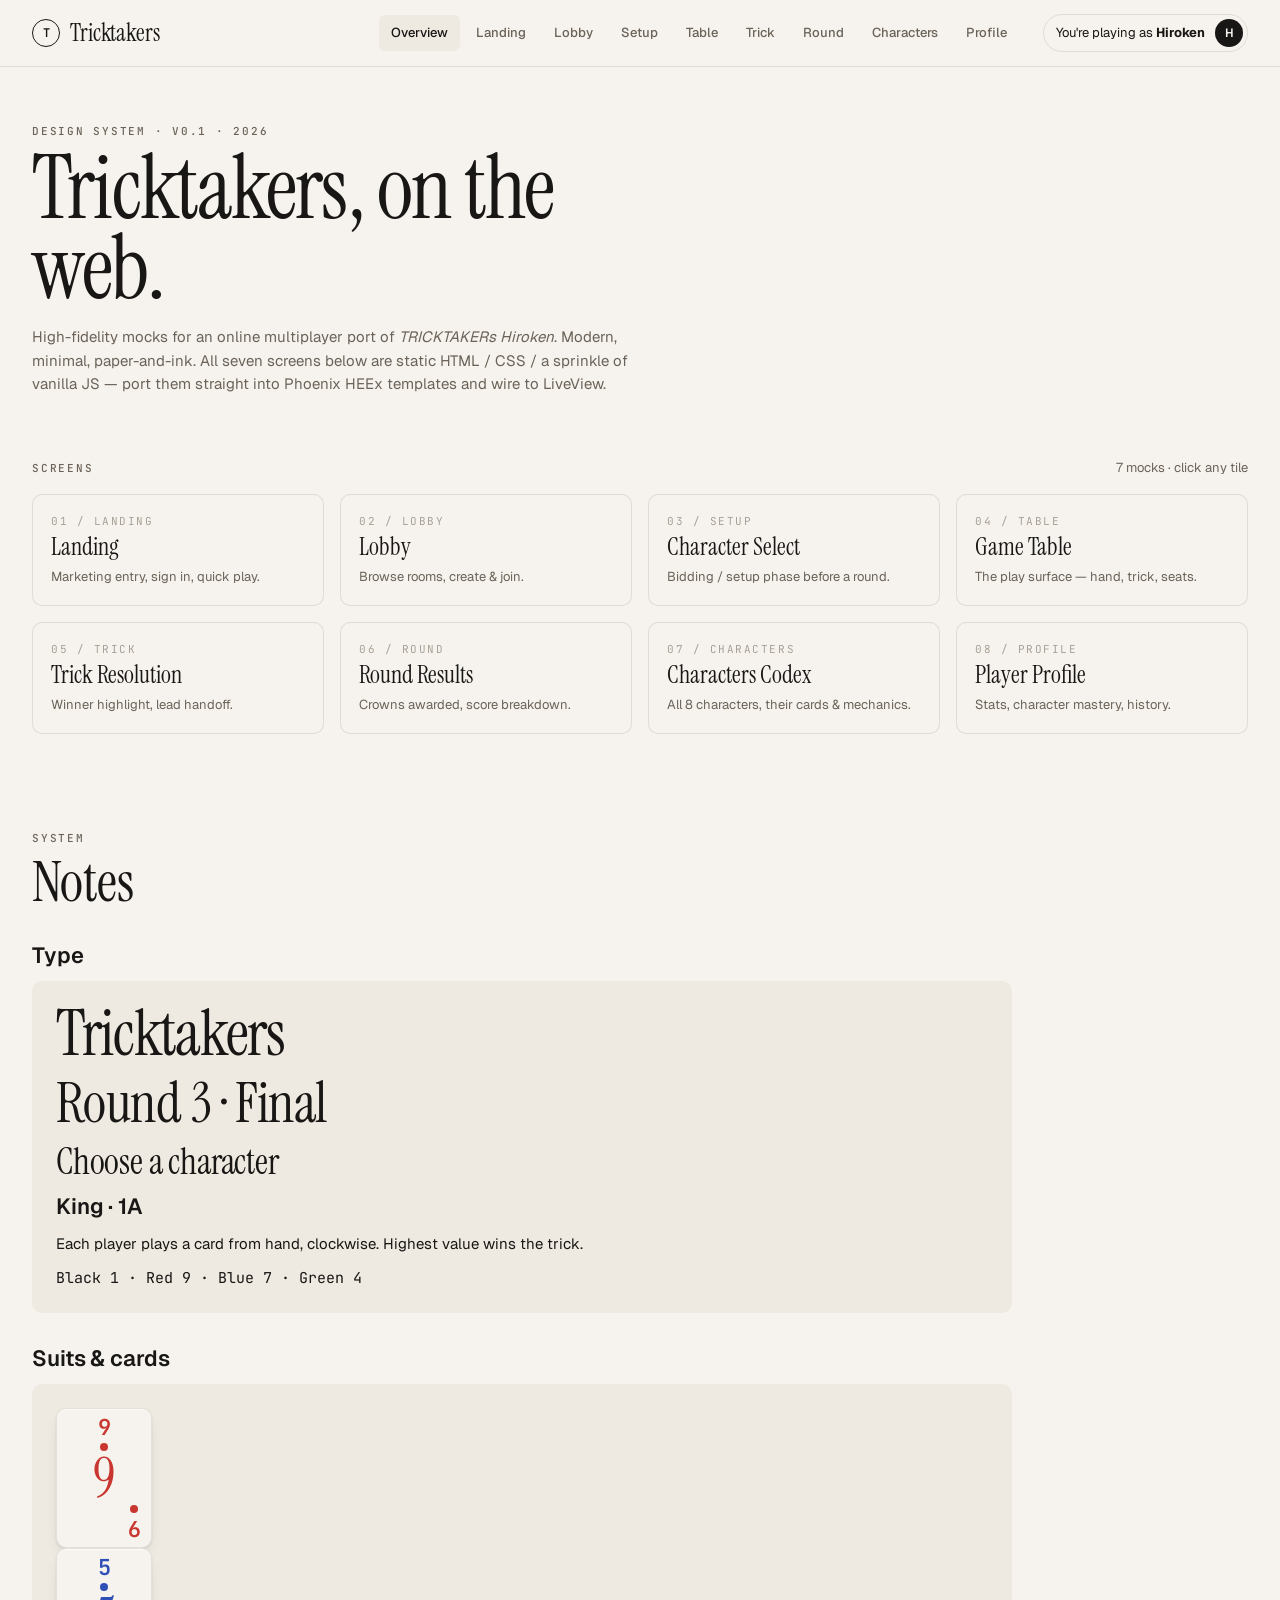
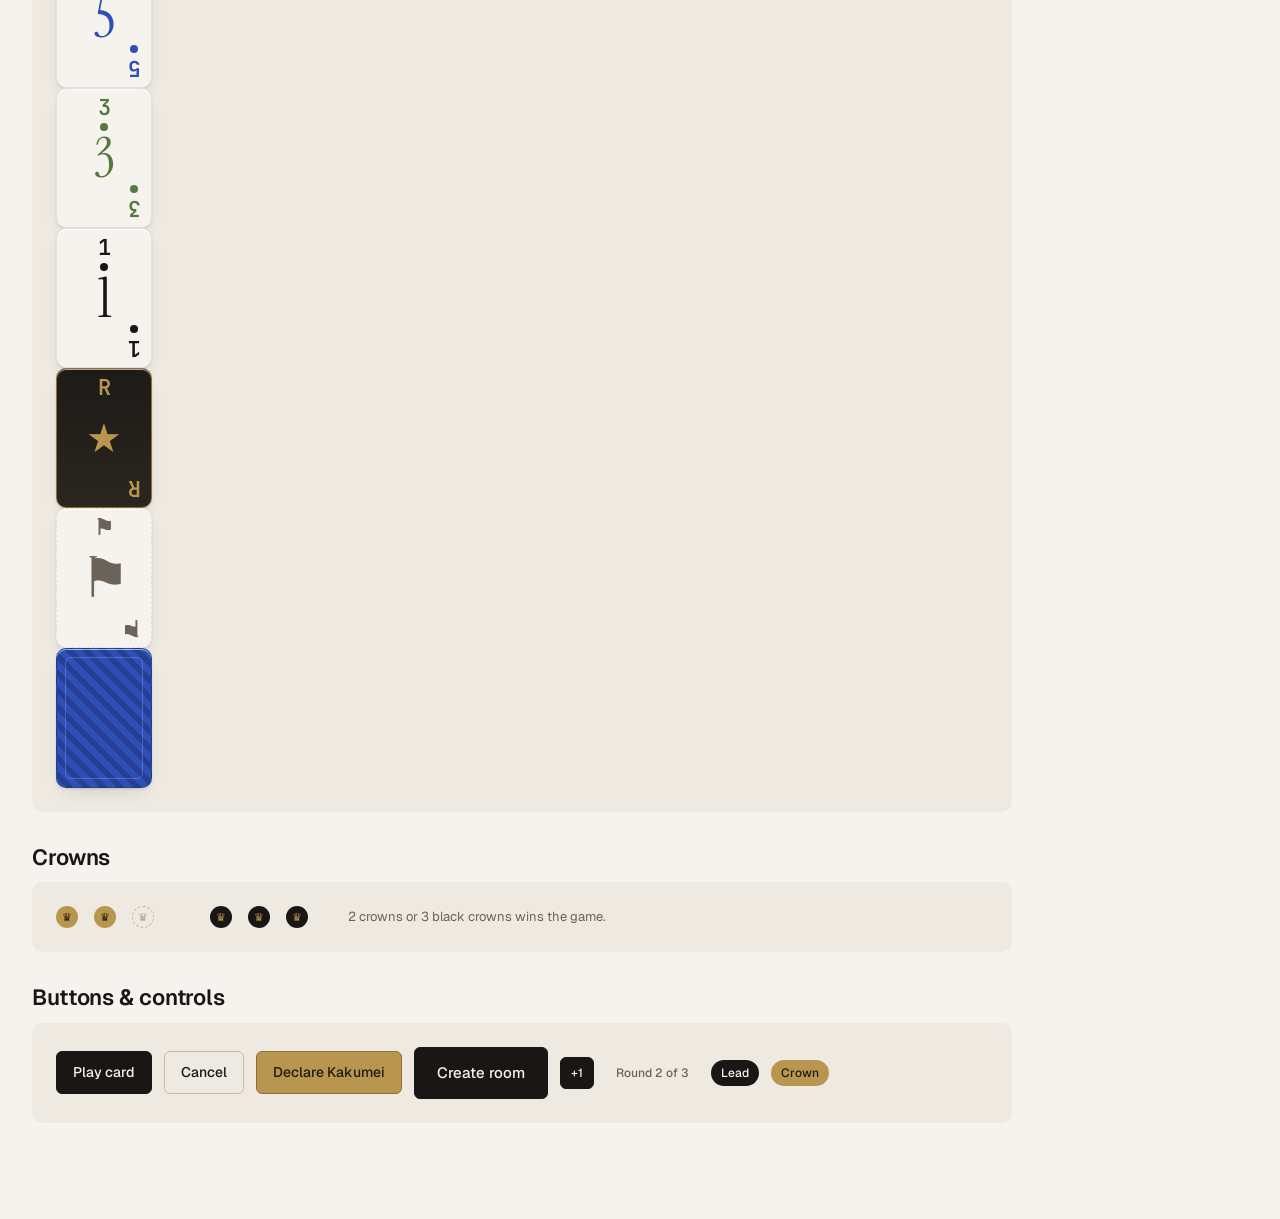
<file: priv/static/tricktakers/index.html>
<!doctype html>
<html lang="en">
<head>
  <meta charset="utf-8">
  <title>Tricktakers — Design Overview</title>
  <link rel="stylesheet" href="assets/styles.css">
</head>
<body>
  <div class="app" data-screen-label="00 Overview">
    <div id="bar"></div>
    <main class="page">
      <div class="eyebrow">Design system · v0.1 · 2026</div>
      <h1 class="h-display" style="margin: 8px 0 16px; max-width: 14ch;">Tricktakers, on the web.</h1>
      <p class="body" style="max-width: 60ch; color: var(--ink-mute);">
        High-fidelity mocks for an online multiplayer port of <em>TRICKTAKERs Hiroken</em>. Modern, minimal, paper-and-ink. All seven screens
        below are static HTML / CSS / a sprinkle of vanilla JS — port them straight into Phoenix HEEx templates and wire to LiveView.
      </p>

      <div style="height: 48px;"></div>

      <div class="row between" style="margin-bottom: 16px;">
        <div class="eyebrow">Screens</div>
        <div class="body-sm">7 mocks · click any tile</div>
      </div>

      <div class="screen-grid">
        <a class="screen-tile" href="landing.html">
          <div class="num">01 / LANDING</div>
          <div class="label">Landing</div>
          <div class="desc">Marketing entry, sign in, quick play.</div>
        </a>
        <a class="screen-tile" href="lobby.html">
          <div class="num">02 / LOBBY</div>
          <div class="label">Lobby</div>
          <div class="desc">Browse rooms, create &amp; join.</div>
        </a>
        <a class="screen-tile" href="setup.html">
          <div class="num">03 / SETUP</div>
          <div class="label">Character Select</div>
          <div class="desc">Bidding / setup phase before a round.</div>
        </a>
        <a class="screen-tile" href="table.html">
          <div class="num">04 / TABLE</div>
          <div class="label">Game Table</div>
          <div class="desc">The play surface — hand, trick, seats.</div>
        </a>
        <a class="screen-tile" href="resolve.html">
          <div class="num">05 / TRICK</div>
          <div class="label">Trick Resolution</div>
          <div class="desc">Winner highlight, lead handoff.</div>
        </a>
        <a class="screen-tile" href="round.html">
          <div class="num">06 / ROUND</div>
          <div class="label">Round Results</div>
          <div class="desc">Crowns awarded, score breakdown.</div>
        </a>
        <a class="screen-tile" href="characters.html">
          <div class="num">07 / CHARACTERS</div>
          <div class="label">Characters Codex</div>
          <div class="desc">All 8 characters, their cards &amp; mechanics.</div>
        </a>
        <a class="screen-tile" href="profile.html">
          <div class="num">08 / PROFILE</div>
          <div class="label">Player Profile</div>
          <div class="desc">Stats, character mastery, history.</div>
        </a>
      </div>

      <div style="height: 96px;"></div>

      <!-- Design system bits -->
      <div class="eyebrow">System</div>
      <h2 class="h-1" style="margin: 8px 0 32px;">Notes</h2>

      <div class="col gap-6" style="max-width: 980px;">
        <section>
          <div class="h-3" style="margin-bottom: 12px;">Type</div>
          <div class="panel-soft col gap-3">
            <div class="h-display" style="font-size:64px;">Tricktakers</div>
            <div class="h-1">Round 3 · Final</div>
            <div class="h-2">Choose a character</div>
            <div class="h-3">King · 1A</div>
            <div class="body">Each player plays a card from hand, clockwise. Highest value wins the trick.</div>
            <div class="mono">Black 1 · Red 9 · Blue 7 · Green 4</div>
          </div>
        </section>

        <section>
          <div class="h-3" style="margin-bottom: 12px;">Suits &amp; cards</div>
          <div class="panel-soft" style="display:flex; gap: 16px; align-items: flex-end; flex-wrap: wrap;">
            <div id="card-row"></div>
          </div>
        </section>

        <section>
          <div class="h-3" style="margin-bottom: 12px;">Crowns</div>
          <div class="panel-soft row gap-4">
            <span class="crown">♛</span>
            <span class="crown">♛</span>
            <span class="crown empty">♛</span>
            <div style="width:24px;"></div>
            <span class="crown black">♛</span>
            <span class="crown black">♛</span>
            <span class="crown black">♛</span>
            <div class="body-sm" style="margin-left: 24px;">2 crowns or 3 black crowns wins the game.</div>
          </div>
        </section>

        <section>
          <div class="h-3" style="margin-bottom: 12px;">Buttons &amp; controls</div>
          <div class="panel-soft row gap-3" style="flex-wrap: wrap;">
            <button class="btn">Play card</button>
            <button class="btn ghost">Cancel</button>
            <button class="btn gold">Declare Kakumei</button>
            <button class="btn lg">Create room</button>
            <button class="btn sm">+1</button>
            <span class="pill">Round 2 of 3</span>
            <span class="pill solid">Lead</span>
            <span class="pill gold">Crown</span>
          </div>
        </section>
      </div>
    </main>
  </div>

  <script src="assets/tt.js"></script>
  <script>
    document.getElementById("bar").outerHTML = TT.appBar("overview");

    const cards = [
      { suit: "red", value: 9, kind: "number" },
      { suit: "blue", value: 5, kind: "number" },
      { suit: "green", value: 3, kind: "number" },
      { suit: "black", value: 1, kind: "number" },
      { kind: "rare" },
      { kind: "white-flag" },
      { kind: "back" },
    ];
    document.getElementById("card-row").innerHTML = cards.map(c => TT.pcard(c)).join("");
  </script>
</body>
</html>
</file>
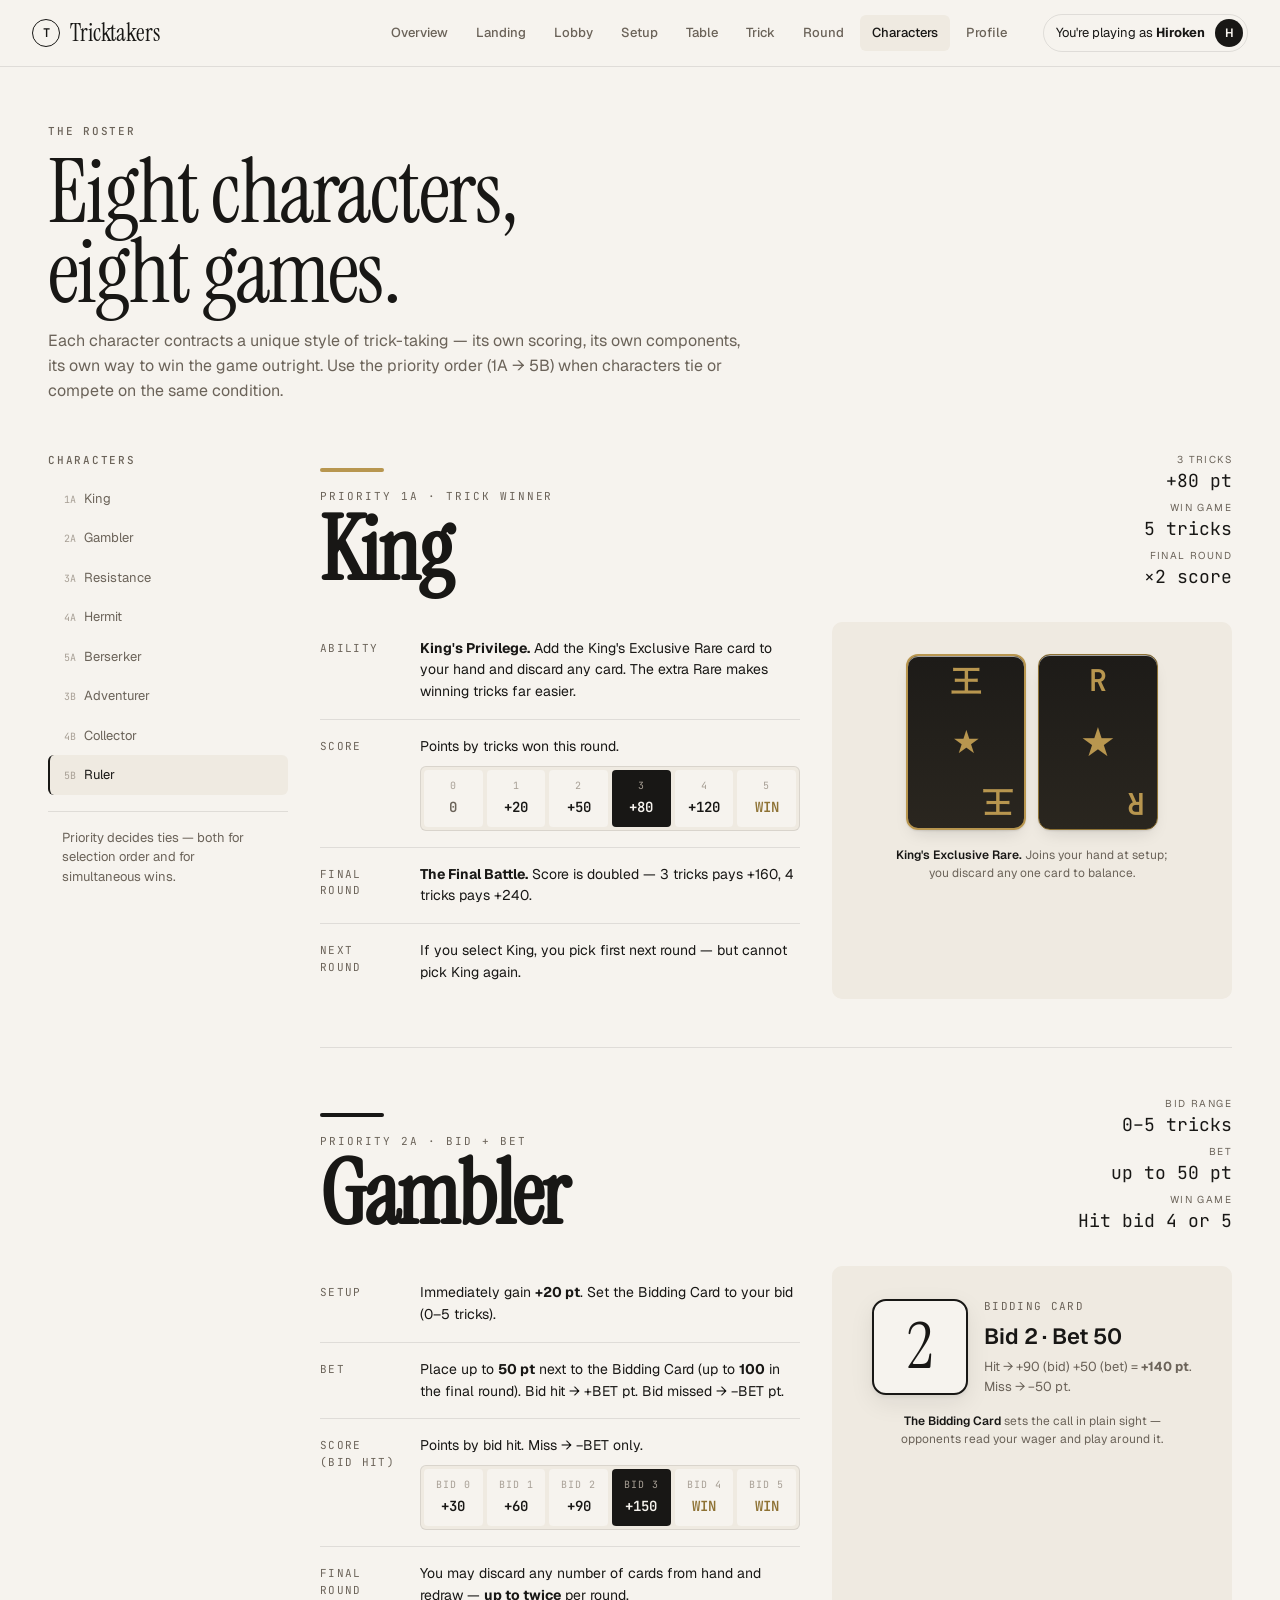
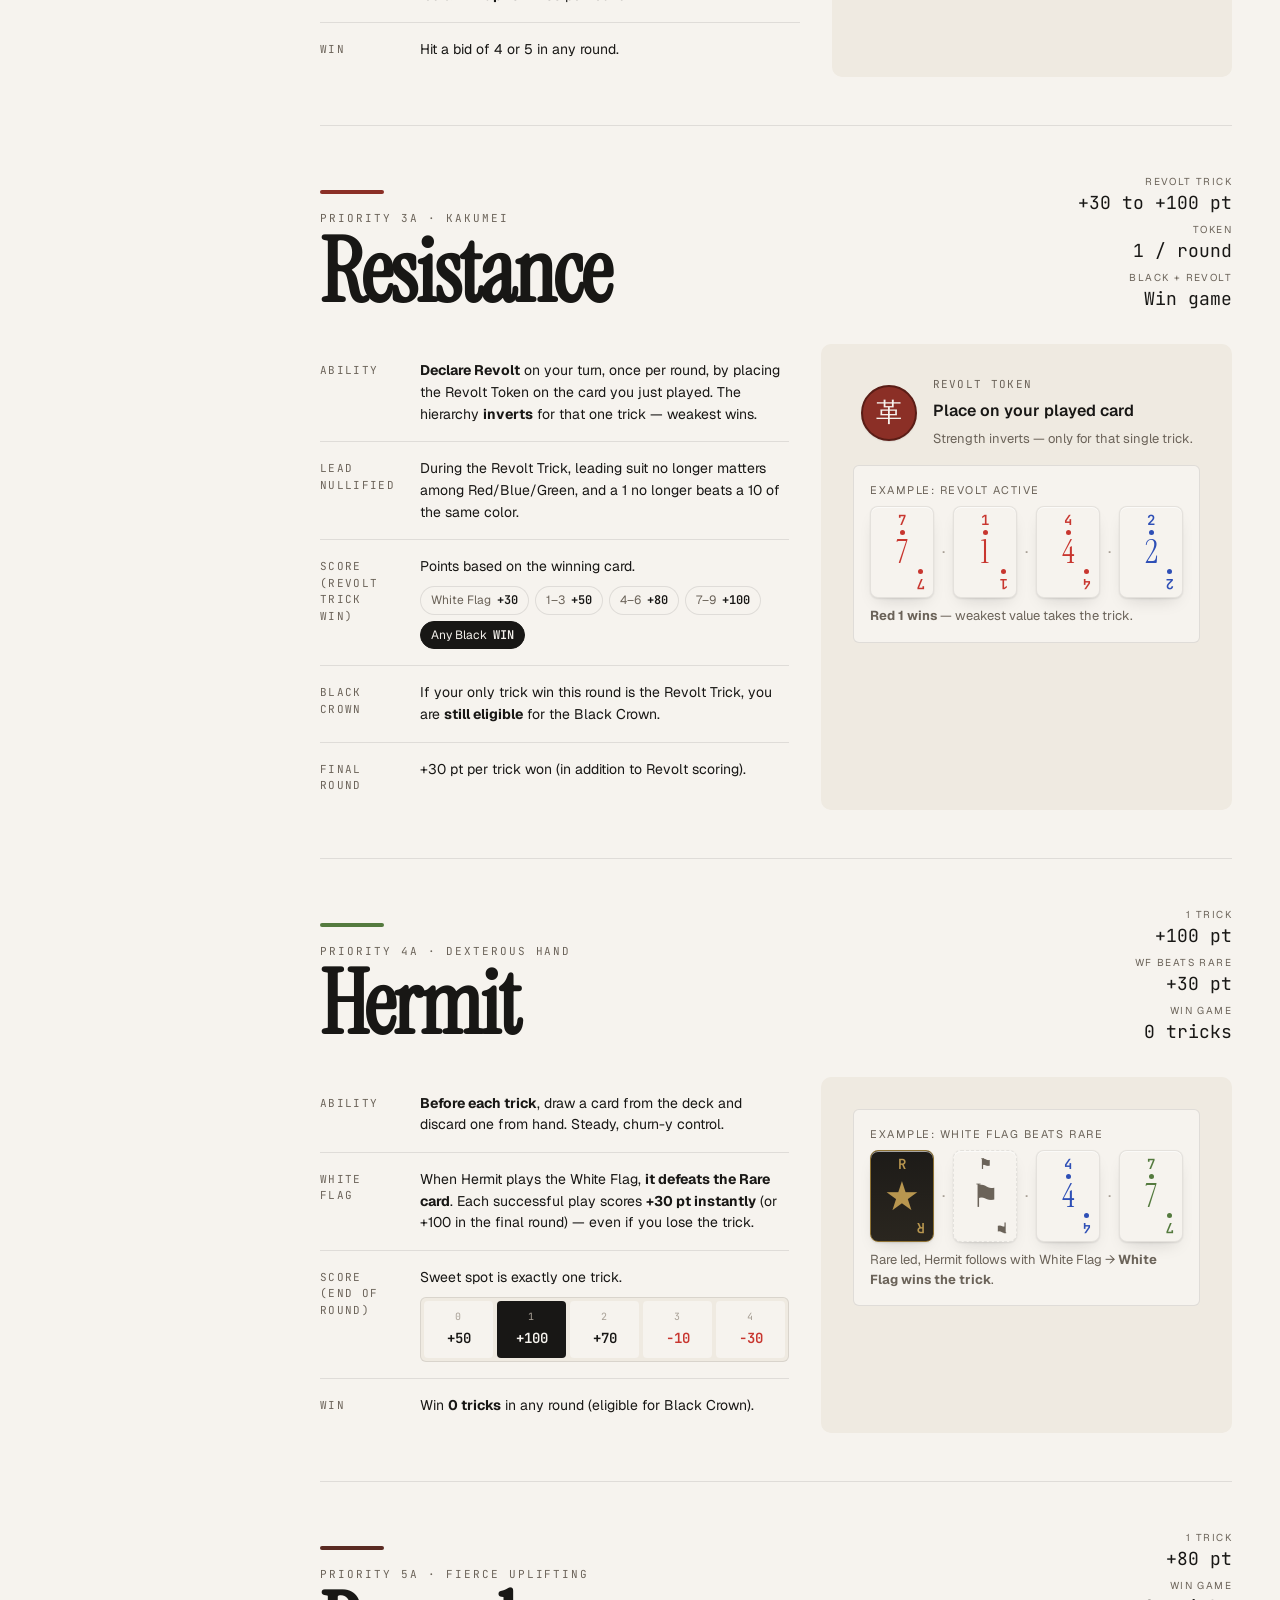
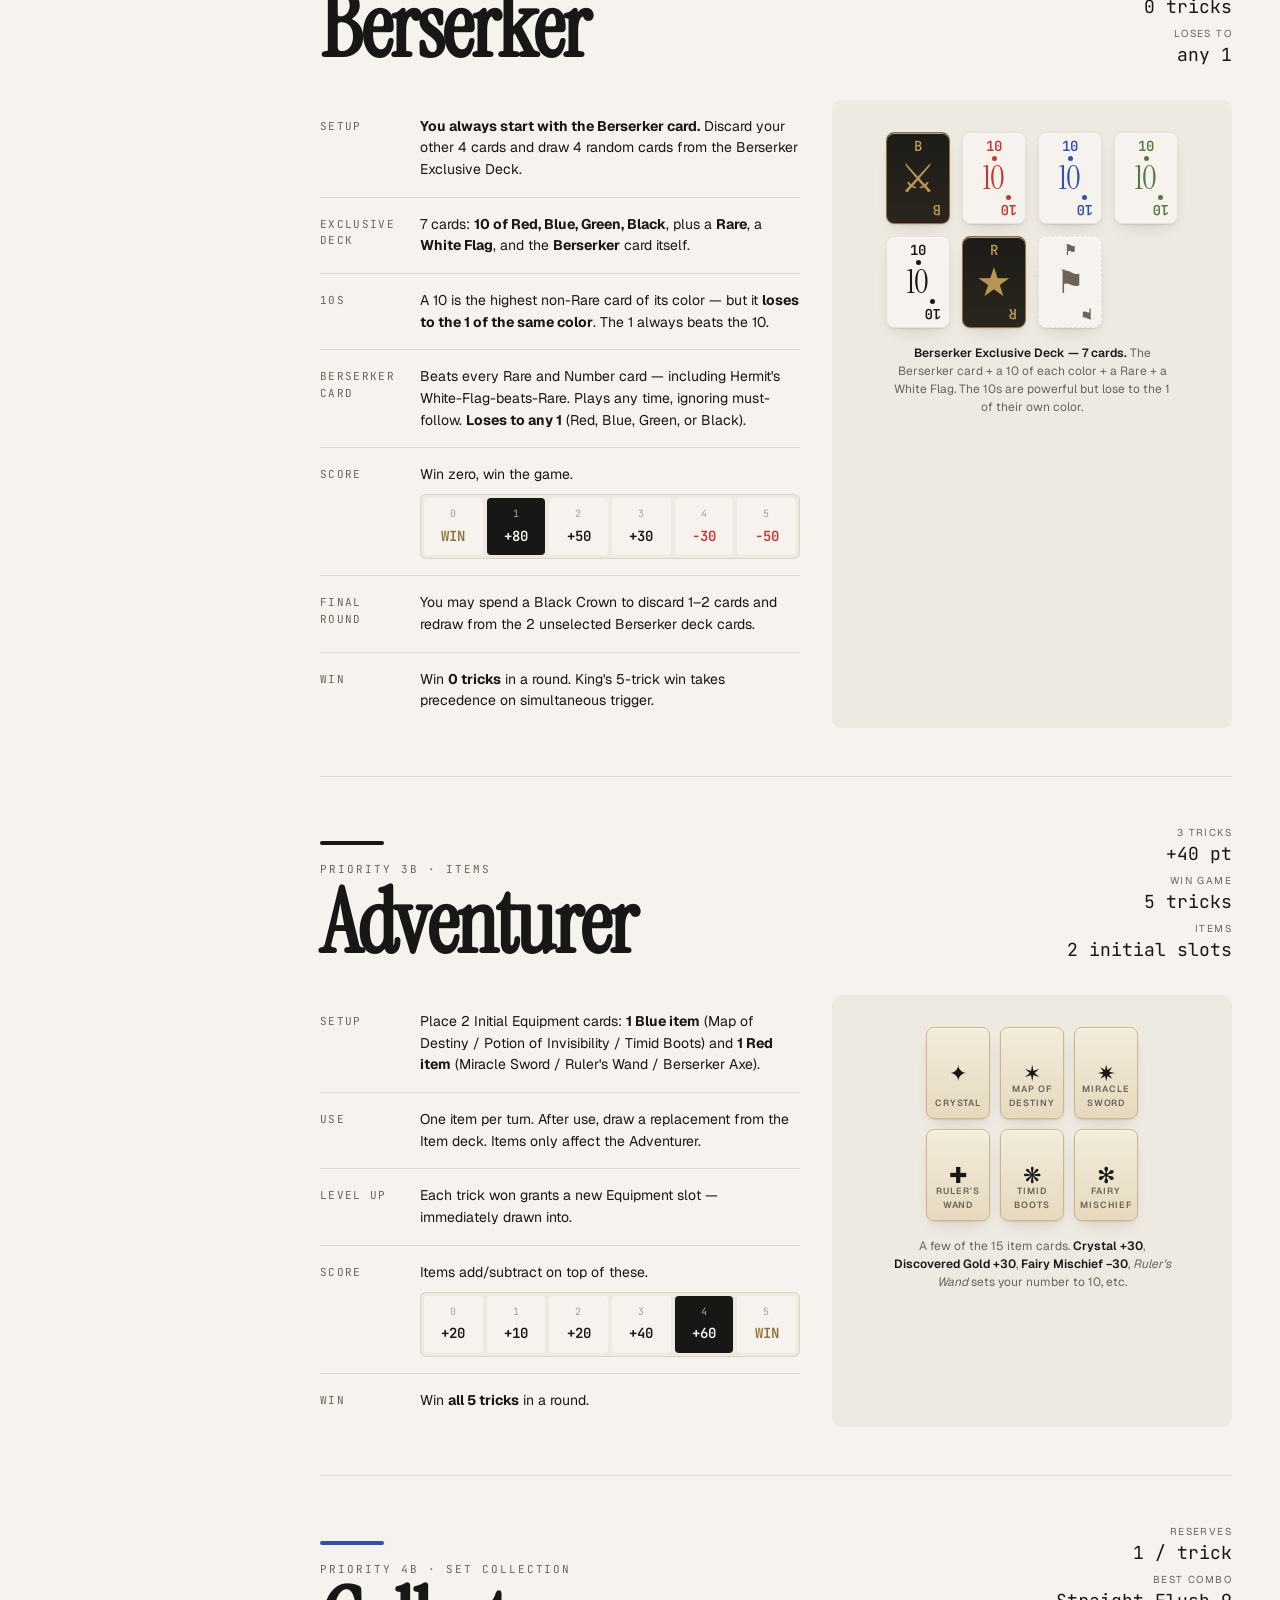
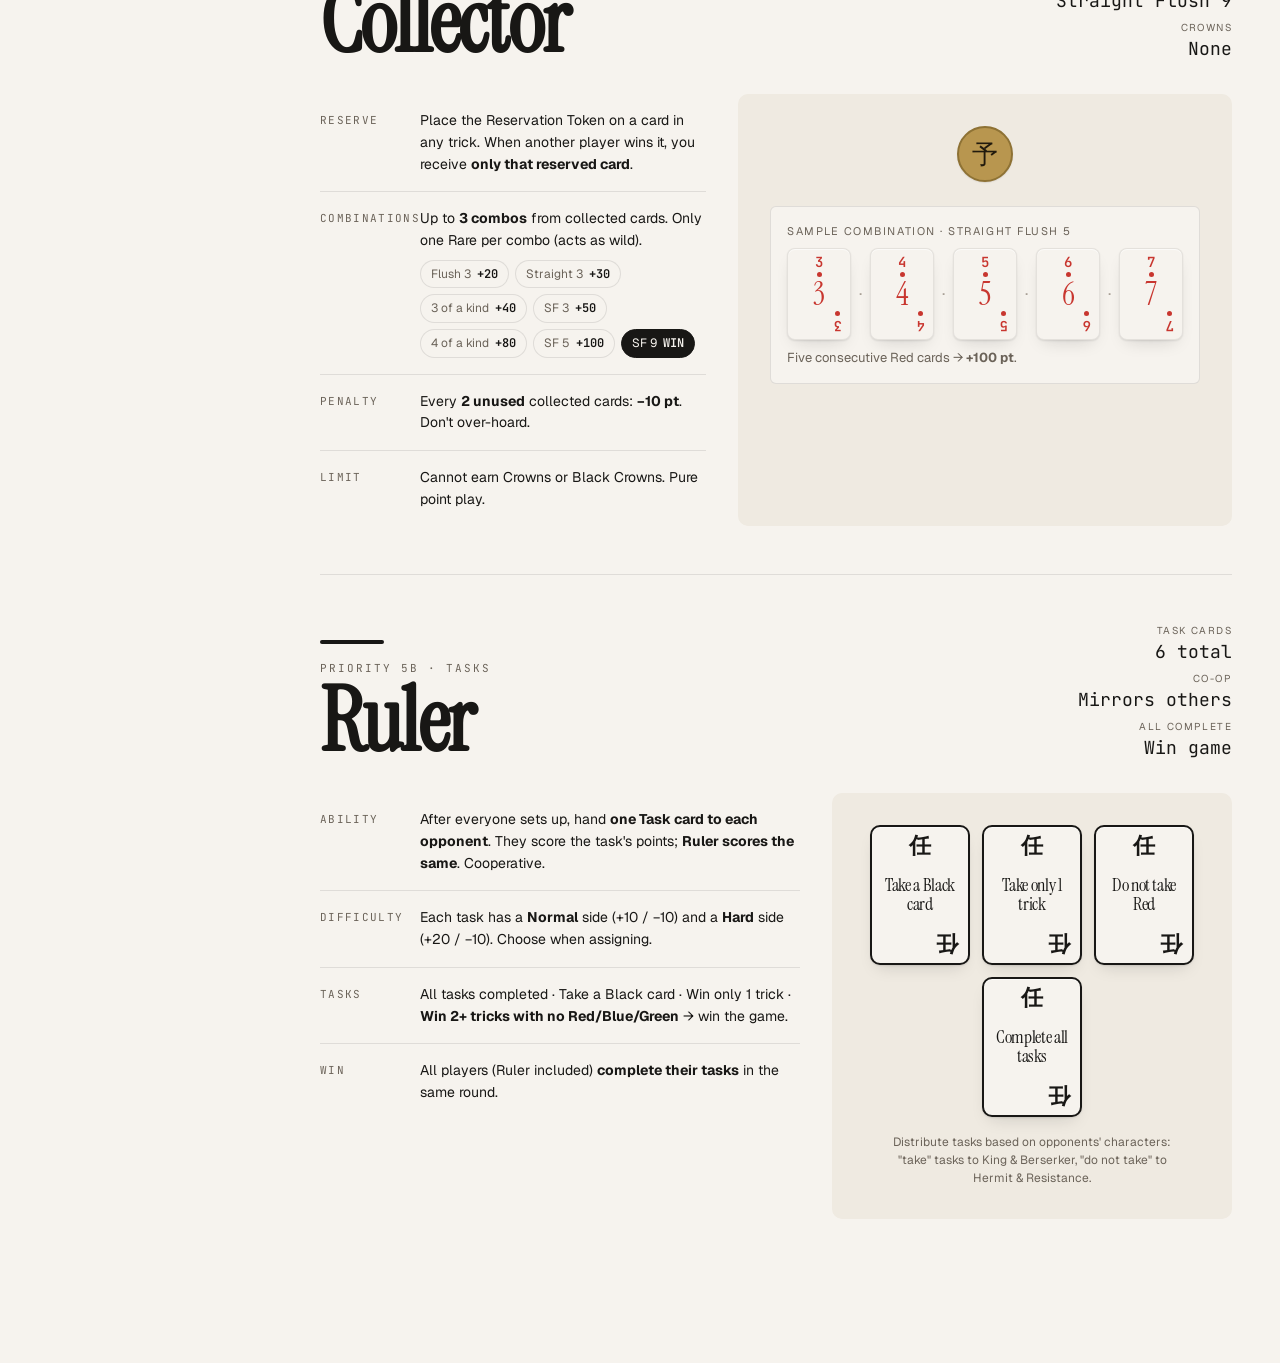
<file: priv/static/tricktakers/characters.html>
<!doctype html>
<html lang="en">
<head>
  <meta charset="utf-8">
  <title>Tricktakers — Characters</title>
  <link rel="stylesheet" href="assets/styles.css">
  <style>
    .codex {
      display: grid;
      grid-template-columns: 240px 1fr;
      gap: 32px;
      align-items: flex-start;
    }
    .toc { position: sticky; top: 80px; }
    .toc a {
      display: block;
      padding: 10px 14px;
      border-radius: var(--r-md);
      text-decoration: none;
      color: var(--ink-mute);
      font-size: 13px;
      border-left: 2px solid transparent;
    }
    .toc a:hover { color: var(--ink); background: var(--paper-2); }
    .toc a.active { color: var(--ink); border-left-color: var(--ink); background: var(--paper-2); }
    .toc .pri { font-family: var(--font-mono); font-size: 10px; color: var(--ink-faint); margin-right: 8px; }

    .char-section {
      padding: 48px 0;
      border-bottom: 1px solid var(--hair);
      scroll-margin-top: 80px;
    }
    .char-section:first-of-type { padding-top: 0; }
    .char-section:last-of-type { border-bottom: none; }

    .char-head {
      display: grid;
      grid-template-columns: 1fr auto;
      gap: 24px;
      align-items: flex-end;
      margin-bottom: 32px;
    }
    .char-head .name {
      font-family: var(--font-display);
      font-size: 88px;
      line-height: 0.9;
      letter-spacing: -0.02em;
      margin: 0;
    }
    .char-head .priority-tag {
      font-family: var(--font-mono);
      font-size: 11px;
      letter-spacing: 0.18em;
      text-transform: uppercase;
      color: var(--ink-mute);
      margin-bottom: 6px;
    }
    .char-head .quick-stats {
      display: flex; flex-direction: column; gap: 6px;
      text-align: right;
      font-size: 13px;
    }
    .char-head .quick-stats .v {
      font-family: var(--font-mono);
      font-size: 18px;
      color: var(--ink);
    }
    .char-head .quick-stats .l {
      font-size: 10px;
      letter-spacing: 0.14em;
      text-transform: uppercase;
      color: var(--ink-mute);
    }

    .char-body {
      display: grid;
      grid-template-columns: 1.2fr 1fr;
      gap: 32px;
    }
    .mech-list {
      display: flex; flex-direction: column;
      gap: 0;
    }
    .mech-list .row-item {
      display: grid;
      grid-template-columns: 80px 1fr;
      gap: 20px;
      padding: 16px 0;
      border-top: 1px solid var(--hair);
    }
    .mech-list .row-item:first-child { border-top: none; }
    .mech-list .row-item .key {
      font-family: var(--font-mono);
      font-size: 11px;
      letter-spacing: 0.12em;
      color: var(--ink-mute);
      text-transform: uppercase;
      padding-top: 2px;
    }
    .mech-list .row-item .val {
      font-size: 14px;
      line-height: 1.55;
    }
    .mech-list .row-item .val strong { color: var(--ink); }

    .card-display {
      background: var(--paper-2);
      border-radius: var(--r-lg);
      padding: 32px;
      display: flex;
      flex-direction: column;
      align-items: center;
      gap: 16px;
    }
    .card-display .stack {
      display: flex; gap: 12px; flex-wrap: wrap; justify-content: center;
    }
    .card-display .caption {
      text-align: center;
      font-size: 12px;
      color: var(--ink-mute);
      max-width: 36ch;
    }
    .card-display .caption strong { color: var(--ink); font-weight: 600; }

    .berserker-deck {
      display: grid;
      grid-template-columns: repeat(4, 1fr);
      gap: 12px;
    }
    .item-grid {
      display: grid;
      grid-template-columns: repeat(3, 1fr);
      gap: 10px;
    }
    .item-grid .pcard.item .center { font-size: 22px; }
    .accent-bar {
      height: 4px;
      width: 64px;
      border-radius: 2px;
      background: var(--ink);
      margin-bottom: 16px;
    }
    .accent-bar.gold { background: var(--gold); }
    .accent-bar.red { background: var(--suit-red); }
    .accent-bar.blue { background: var(--suit-blue); }
    .accent-bar.green { background: var(--suit-green); }
    .accent-bar.crimson { background: var(--crimson); }
    .accent-bar.ink { background: var(--ink); }
    .accent-bar.brown { background: #5a2a22; }

    .example {
      background: var(--paper);
      border: 1px solid var(--hair);
      border-radius: var(--r-md);
      padding: 16px;
      font-size: 13px;
    }
    .example .title {
      font-size: 11px;
      letter-spacing: 0.14em;
      text-transform: uppercase;
      color: var(--ink-mute);
      margin-bottom: 8px;
    }
    .example .cards-row {
      display: flex; gap: 8px;
      margin-top: 8px;
      align-items: center;
    }
    .example .arrow { color: var(--ink-faint); font-size: 16px; }

    .die {
      width: 96px; height: 96px;
      background: var(--paper);
      border: 2px solid var(--ink);
      border-radius: 14px;
      display: grid; place-items: center;
      font-family: var(--font-display);
      font-size: 64px;
      line-height: 1;
      box-shadow: var(--sh-2);
    }
    .token {
      width: 56px; height: 56px;
      border-radius: 50%;
      display: grid; place-items: center;
      font-family: var(--font-display);
      font-size: 26px;
      box-shadow: var(--sh-1);
    }
    .token.kakumei { background: var(--crimson); color: var(--paper); border: 2px solid #5a1d16; }
    .token.reservation { background: var(--gold); color: #211a0d; border: 2px solid var(--gold-deep); }
    .token.lead { background: var(--paper); color: var(--ink); border: 2px solid var(--ink); font-size: 12px; letter-spacing: 0.1em; }
  </style>
</head>
<body>
  <div class="app" data-screen-label="08 Characters">
    <div id="bar"></div>
    <main class="page-wide">
      <div style="margin-bottom: 48px;">
        <div class="eyebrow">The roster</div>
        <h1 class="h-display" style="margin: 12px 0 16px; max-width: 14ch;">Eight characters, eight games.</h1>
        <p class="body" style="max-width: 64ch; color: var(--ink-mute); font-size: 16px;">
          Each character contracts a unique style of trick-taking — its own scoring, its own components,
          its own way to win the game outright. Use the priority order (1A → 5B) when characters tie or compete on the same condition.
        </p>
      </div>

      <div class="codex">
        <!-- TOC -->
        <aside class="toc">
          <div class="eyebrow" style="margin-bottom: 10px;">Characters</div>
          <a href="#king" class="active"><span class="pri">1A</span>King</a>
          <a href="#gambler"><span class="pri">2A</span>Gambler</a>
          <a href="#resistance"><span class="pri">3A</span>Resistance</a>
          <a href="#hermit"><span class="pri">4A</span>Hermit</a>
          <a href="#berserker"><span class="pri">5A</span>Berserker</a>
          <a href="#adventurer"><span class="pri">3B</span>Adventurer</a>
          <a href="#collector"><span class="pri">4B</span>Collector</a>
          <a href="#ruler"><span class="pri">5B</span>Ruler</a>
          <div class="divider" style="margin: 16px 0;"></div>
          <div class="body-sm muted" style="padding: 0 14px;">
            Priority decides ties &mdash; both for selection order and for simultaneous wins.
          </div>
        </aside>

        <!-- Character entries -->
        <div>
          <!-- KING -->
          <section id="king" class="char-section">
            <div class="char-head">
              <div>
                <div class="accent-bar gold"></div>
                <div class="priority-tag">Priority 1A · Trick winner</div>
                <h2 class="name">King</h2>
              </div>
              <div class="quick-stats">
                <div><div class="l">3 tricks</div><div class="v">+80 pt</div></div>
                <div><div class="l">Win game</div><div class="v">5 tricks</div></div>
                <div><div class="l">Final round</div><div class="v">×2 score</div></div>
              </div>
            </div>
            <div class="char-body">
              <div class="mech-list">
                <div class="row-item">
                  <div class="key">Ability</div>
                  <div class="val"><strong>King's Privilege.</strong> Add the King's Exclusive Rare card to your hand and discard any card. The extra Rare makes winning tricks far easier.</div>
                </div>
                <div class="row-item">
                  <div class="key">Score</div>
                  <div class="val">
                    Points by tricks won this round.
                    <div class="tier-row">
                      <div class="tier zero"><div class="label">0</div><div class="v">0</div></div>
                      <div class="tier"><div class="label">1</div><div class="v">+20</div></div>
                      <div class="tier"><div class="label">2</div><div class="v">+50</div></div>
                      <div class="tier highlight"><div class="label">3</div><div class="v">+80</div></div>
                      <div class="tier"><div class="label">4</div><div class="v">+120</div></div>
                      <div class="tier win"><div class="label">5</div><div class="v">WIN</div></div>
                    </div>
                  </div>
                </div>
                <div class="row-item">
                  <div class="key">Final round</div>
                  <div class="val"><strong>The Final Battle.</strong> Score is doubled — 3 tricks pays +160, 4 tricks pays +240.</div>
                </div>
                <div class="row-item">
                  <div class="key">Next round</div>
                  <div class="val">If you select King, you pick first next round — but cannot pick King again.</div>
                </div>
              </div>
              <div class="card-display">
                <div class="stack">
                  <div id="king-rare"></div>
                  <div id="king-rare-2"></div>
                </div>
                <div class="caption"><strong>King's Exclusive Rare.</strong> Joins your hand at setup; you discard any one card to balance.</div>
              </div>
            </div>
          </section>

          <!-- GAMBLER -->
          <section id="gambler" class="char-section">
            <div class="char-head">
              <div>
                <div class="accent-bar"></div>
                <div class="priority-tag">Priority 2A · Bid + bet</div>
                <h2 class="name">Gambler</h2>
              </div>
              <div class="quick-stats">
                <div><div class="l">Bid range</div><div class="v">0–5 tricks</div></div>
                <div><div class="l">Bet</div><div class="v">up to 50 pt</div></div>
                <div><div class="l">Win game</div><div class="v">Hit bid 4 or 5</div></div>
              </div>
            </div>
            <div class="char-body">
              <div class="mech-list">
                <div class="row-item">
                  <div class="key">Setup</div>
                  <div class="val">Immediately gain <strong>+20 pt</strong>. Set the Bidding Card to your bid (0–5 tricks).</div>
                </div>
                <div class="row-item">
                  <div class="key">Bet</div>
                  <div class="val">Place up to <strong>50 pt</strong> next to the Bidding Card (up to <strong>100</strong> in the final round). Bid hit → +BET pt. Bid missed → −BET pt.</div>
                </div>
                <div class="row-item">
                  <div class="key">Score (bid hit)</div>
                  <div class="val">
                    Points by bid hit. Miss → −BET only.
                    <div class="tier-row">
                      <div class="tier"><div class="label">Bid 0</div><div class="v">+30</div></div>
                      <div class="tier"><div class="label">Bid 1</div><div class="v">+60</div></div>
                      <div class="tier"><div class="label">Bid 2</div><div class="v">+90</div></div>
                      <div class="tier highlight"><div class="label">Bid 3</div><div class="v">+150</div></div>
                      <div class="tier win"><div class="label">Bid 4</div><div class="v">WIN</div></div>
                      <div class="tier win"><div class="label">Bid 5</div><div class="v">WIN</div></div>
                    </div>
                  </div>
                </div>
                <div class="row-item">
                  <div class="key">Final round</div>
                  <div class="val">You may discard any number of cards from hand and redraw — <strong>up to twice</strong> per round.</div>
                </div>
                <div class="row-item">
                  <div class="key">Win</div>
                  <div class="val">Hit a bid of 4 or 5 in any round.</div>
                </div>
              </div>
              <div class="card-display">
                <div class="row gap-4" style="align-items: center;">
                  <div class="die">2</div>
                  <div class="col gap-2" style="text-align: left;">
                    <div class="mono" style="font-size: 11px; letter-spacing: 0.12em; color: var(--ink-mute);">BIDDING CARD</div>
                    <div class="h-3">Bid 2 · Bet 50</div>
                    <div class="body-sm muted">Hit → +90 (bid) +50 (bet) = <strong>+140 pt</strong>.<br>Miss → −50 pt.</div>
                  </div>
                </div>
                <div class="caption"><strong>The Bidding Card</strong> sets the call in plain sight — opponents read your wager and play around it.</div>
              </div>
            </div>
          </section>

          <!-- RESISTANCE -->
          <section id="resistance" class="char-section">
            <div class="char-head">
              <div>
                <div class="accent-bar crimson"></div>
                <div class="priority-tag">Priority 3A · Kakumei</div>
                <h2 class="name">Resistance</h2>
              </div>
              <div class="quick-stats">
                <div><div class="l">Revolt trick</div><div class="v">+30 to +100 pt</div></div>
                <div><div class="l">Token</div><div class="v">1 / round</div></div>
                <div><div class="l">Black + Revolt</div><div class="v">Win game</div></div>
              </div>
            </div>
            <div class="char-body">
              <div class="mech-list">
                <div class="row-item">
                  <div class="key">Ability</div>
                  <div class="val"><strong>Declare Revolt</strong> on your turn, once per round, by placing the Revolt Token on the card you just played. The hierarchy <strong>inverts</strong> for that one trick — weakest wins.</div>
                </div>
                <div class="row-item">
                  <div class="key">Lead nullified</div>
                  <div class="val">During the Revolt Trick, leading suit no longer matters among Red/Blue/Green, and a 1 no longer beats a 10 of the same color.</div>
                </div>
                <div class="row-item">
                  <div class="key">Score (Revolt Trick win)</div>
                  <div class="val">
                    Points based on the winning card.
                    <div class="chip-row">
                      <span class="chip"><span class="k">White Flag</span><span class="v">+30</span></span>
                      <span class="chip"><span class="k">1–3</span><span class="v">+50</span></span>
                      <span class="chip"><span class="k">4–6</span><span class="v">+80</span></span>
                      <span class="chip"><span class="k">7–9</span><span class="v">+100</span></span>
                      <span class="chip win"><span class="k">Any Black</span><span class="v">WIN</span></span>
                    </div>
                  </div>
                </div>
                <div class="row-item">
                  <div class="key">Black crown</div>
                  <div class="val">If your only trick win this round is the Revolt Trick, you are <strong>still eligible</strong> for the Black Crown.</div>
                </div>
                <div class="row-item">
                  <div class="key">Final round</div>
                  <div class="val">+30 pt per trick won (in addition to Revolt scoring).</div>
                </div>
              </div>
              <div class="card-display">
                <div class="row gap-4">
                  <div class="token kakumei">革</div>
                  <div class="col gap-2" style="text-align: left;">
                    <div class="mono" style="font-size: 11px; letter-spacing: 0.12em; color: var(--ink-mute);">REVOLT TOKEN</div>
                    <div class="h-4">Place on your played card</div>
                    <div class="body-sm muted">Strength inverts — only for that single trick.</div>
                  </div>
                </div>
                <div class="example">
                  <div class="title">Example: Revolt active</div>
                  <div class="cards-row" id="kakumei-example"></div>
                  <div class="body-sm muted" style="margin-top: 8px;"><strong>Red 1 wins</strong> — weakest value takes the trick.</div>
                </div>
              </div>
            </div>
          </section>

          <!-- HERMIT -->
          <section id="hermit" class="char-section">
            <div class="char-head">
              <div>
                <div class="accent-bar green"></div>
                <div class="priority-tag">Priority 4A · Dexterous hand</div>
                <h2 class="name">Hermit</h2>
              </div>
              <div class="quick-stats">
                <div><div class="l">1 trick</div><div class="v">+100 pt</div></div>
                <div><div class="l">WF beats Rare</div><div class="v">+30 pt</div></div>
                <div><div class="l">Win game</div><div class="v">0 tricks</div></div>
              </div>
            </div>
            <div class="char-body">
              <div class="mech-list">
                <div class="row-item">
                  <div class="key">Ability</div>
                  <div class="val"><strong>Before each trick</strong>, draw a card from the deck and discard one from hand. Steady, churn-y control.</div>
                </div>
                <div class="row-item">
                  <div class="key">White Flag</div>
                  <div class="val">When Hermit plays the White Flag, <strong>it defeats the Rare card</strong>. Each successful play scores <strong>+30 pt instantly</strong> (or +100 in the final round) — even if you lose the trick.</div>
                </div>
                <div class="row-item">
                  <div class="key">Score (end of round)</div>
                  <div class="val">
                    Sweet spot is exactly one trick.
                    <div class="tier-row">
                      <div class="tier"><div class="label">0</div><div class="v">+50</div></div>
                      <div class="tier highlight"><div class="label">1</div><div class="v">+100</div></div>
                      <div class="tier"><div class="label">2</div><div class="v">+70</div></div>
                      <div class="tier lose"><div class="label">3</div><div class="v">−10</div></div>
                      <div class="tier lose"><div class="label">4</div><div class="v">−30</div></div>
                    </div>
                  </div>
                </div>
                <div class="row-item">
                  <div class="key">Win</div>
                  <div class="val">Win <strong>0 tricks</strong> in any round (eligible for Black Crown).</div>
                </div>
              </div>
              <div class="card-display">
                <div class="example" style="width: 100%;">
                  <div class="title">Example: White Flag beats Rare</div>
                  <div class="cards-row" id="hermit-example"></div>
                  <div class="body-sm muted" style="margin-top: 8px;">Rare led, Hermit follows with White Flag → <strong>White Flag wins the trick</strong>.</div>
                </div>
              </div>
            </div>
          </section>

          <!-- BERSERKER -->
          <section id="berserker" class="char-section">
            <div class="char-head">
              <div>
                <div class="accent-bar brown"></div>
                <div class="priority-tag">Priority 5A · Fierce uplifting</div>
                <h2 class="name">Berserker</h2>
              </div>
              <div class="quick-stats">
                <div><div class="l">1 trick</div><div class="v">+80 pt</div></div>
                <div><div class="l">Win game</div><div class="v">0 tricks</div></div>
                <div><div class="l">Loses to</div><div class="v">any 1</div></div>
              </div>
            </div>
            <div class="char-body">
              <div class="mech-list">
                <div class="row-item">
                  <div class="key">Setup</div>
                  <div class="val"><strong>You always start with the Berserker card.</strong> Discard your other 4 cards and draw 4 random cards from the Berserker Exclusive Deck.</div>
                </div>
                <div class="row-item">
                  <div class="key">Exclusive deck</div>
                  <div class="val">7 cards: <strong>10 of Red, Blue, Green, Black</strong>, plus a <strong>Rare</strong>, a <strong>White Flag</strong>, and the <strong>Berserker</strong> card itself.</div>
                </div>
                <div class="row-item">
                  <div class="key">10s</div>
                  <div class="val">A 10 is the highest non-Rare card of its color — but it <strong>loses to the 1 of the same color</strong>. The 1 always beats the 10.</div>
                </div>
                <div class="row-item">
                  <div class="key">Berserker card</div>
                  <div class="val">Beats every Rare and Number card — including Hermit's White-Flag-beats-Rare. Plays any time, ignoring must-follow. <strong>Loses to any 1</strong> (Red, Blue, Green, or Black).</div>
                </div>
                <div class="row-item">
                  <div class="key">Score</div>
                  <div class="val">
                    Win zero, win the game.
                    <div class="tier-row">
                      <div class="tier win"><div class="label">0</div><div class="v">WIN</div></div>
                      <div class="tier highlight"><div class="label">1</div><div class="v">+80</div></div>
                      <div class="tier"><div class="label">2</div><div class="v">+50</div></div>
                      <div class="tier"><div class="label">3</div><div class="v">+30</div></div>
                      <div class="tier lose"><div class="label">4</div><div class="v">−30</div></div>
                      <div class="tier lose"><div class="label">5</div><div class="v">−50</div></div>
                    </div>
                  </div>
                </div>
                <div class="row-item">
                  <div class="key">Final round</div>
                  <div class="val">You may spend a Black Crown to discard 1–2 cards and redraw from the 2 unselected Berserker deck cards.</div>
                </div>
                <div class="row-item">
                  <div class="key">Win</div>
                  <div class="val">Win <strong>0 tricks</strong> in a round. King's 5-trick win takes precedence on simultaneous trigger.</div>
                </div>
              </div>
              <div class="card-display">
                <div class="berserker-deck" id="berserker-deck"></div>
                <div class="caption"><strong>Berserker Exclusive Deck — 7 cards.</strong> The Berserker card + a 10 of each color + a Rare + a White Flag. The 10s are powerful but lose to the 1 of their own color.</div>
              </div>
            </div>
          </section>

          <!-- ADVENTURER -->
          <section id="adventurer" class="char-section">
            <div class="char-head">
              <div>
                <div class="accent-bar"></div>
                <div class="priority-tag">Priority 3B · Items</div>
                <h2 class="name">Adventurer</h2>
              </div>
              <div class="quick-stats">
                <div><div class="l">3 tricks</div><div class="v">+40 pt</div></div>
                <div><div class="l">Win game</div><div class="v">5 tricks</div></div>
                <div><div class="l">Items</div><div class="v">2 initial slots</div></div>
              </div>
            </div>
            <div class="char-body">
              <div class="mech-list">
                <div class="row-item">
                  <div class="key">Setup</div>
                  <div class="val">Place 2 Initial Equipment cards: <strong>1 Blue item</strong> (Map of Destiny / Potion of Invisibility / Timid Boots) and <strong>1 Red item</strong> (Miracle Sword / Ruler's Wand / Berserker Axe).</div>
                </div>
                <div class="row-item">
                  <div class="key">Use</div>
                  <div class="val">One item per turn. After use, draw a replacement from the Item deck. Items only affect the Adventurer.</div>
                </div>
                <div class="row-item">
                  <div class="key">Level up</div>
                  <div class="val">Each trick won grants a new Equipment slot — immediately drawn into.</div>
                </div>
                <div class="row-item">
                  <div class="key">Score</div>
                  <div class="val">
                    Items add/subtract on top of these.
                    <div class="tier-row">
                      <div class="tier"><div class="label">0</div><div class="v">+20</div></div>
                      <div class="tier"><div class="label">1</div><div class="v">+10</div></div>
                      <div class="tier"><div class="label">2</div><div class="v">+20</div></div>
                      <div class="tier"><div class="label">3</div><div class="v">+40</div></div>
                      <div class="tier highlight"><div class="label">4</div><div class="v">+60</div></div>
                      <div class="tier win"><div class="label">5</div><div class="v">WIN</div></div>
                    </div>
                  </div>
                </div>
                <div class="row-item">
                  <div class="key">Win</div>
                  <div class="val">Win <strong>all 5 tricks</strong> in a round.</div>
                </div>
              </div>
              <div class="card-display">
                <div class="item-grid" id="adv-items"></div>
                <div class="caption">A few of the 15 item cards. <strong>Crystal +30</strong>, <strong>Discovered Gold +30</strong>, <strong>Fairy Mischief −30</strong>, <em>Ruler's Wand</em> sets your number to 10, etc.</div>
              </div>
            </div>
          </section>

          <!-- COLLECTOR -->
          <section id="collector" class="char-section">
            <div class="char-head">
              <div>
                <div class="accent-bar blue"></div>
                <div class="priority-tag">Priority 4B · Set collection</div>
                <h2 class="name">Collector</h2>
              </div>
              <div class="quick-stats">
                <div><div class="l">Reserves</div><div class="v">1 / trick</div></div>
                <div><div class="l">Best combo</div><div class="v">Straight Flush 9</div></div>
                <div><div class="l">Crowns</div><div class="v">None</div></div>
              </div>
            </div>
            <div class="char-body">
              <div class="mech-list">
                <div class="row-item">
                  <div class="key">Reserve</div>
                  <div class="val">Place the Reservation Token on a card in any trick. When another player wins it, you receive <strong>only that reserved card</strong>.</div>
                </div>
                <div class="row-item">
                  <div class="key">Combinations</div>
                  <div class="val">
                    Up to <strong>3 combos</strong> from collected cards. Only one Rare per combo (acts as wild).
                    <div class="chip-row">
                      <span class="chip"><span class="k">Flush 3</span><span class="v">+20</span></span>
                      <span class="chip"><span class="k">Straight 3</span><span class="v">+30</span></span>
                      <span class="chip"><span class="k">3 of a kind</span><span class="v">+40</span></span>
                      <span class="chip"><span class="k">SF 3</span><span class="v">+50</span></span>
                      <span class="chip"><span class="k">4 of a kind</span><span class="v">+80</span></span>
                      <span class="chip"><span class="k">SF 5</span><span class="v">+100</span></span>
                      <span class="chip win"><span class="k">SF 9</span><span class="v">WIN</span></span>
                    </div>
                  </div>
                </div>
                <div class="row-item">
                  <div class="key">Penalty</div>
                  <div class="val">Every <strong>2 unused</strong> collected cards: <strong>−10 pt</strong>. Don't over-hoard.</div>
                </div>
                <div class="row-item">
                  <div class="key">Limit</div>
                  <div class="val">Cannot earn Crowns or Black Crowns. Pure point play.</div>
                </div>
              </div>
              <div class="card-display">
                <div class="stack" style="margin-bottom: 8px;">
                  <div class="token reservation">予</div>
                </div>
                <div class="example" style="width: 100%;">
                  <div class="title">Sample combination · Straight Flush 5</div>
                  <div class="cards-row" id="collector-example"></div>
                  <div class="body-sm muted" style="margin-top: 8px;">Five consecutive Red cards → <strong>+100 pt</strong>.</div>
                </div>
              </div>
            </div>
          </section>

          <!-- RULER -->
          <section id="ruler" class="char-section">
            <div class="char-head">
              <div>
                <div class="accent-bar ink"></div>
                <div class="priority-tag">Priority 5B · Tasks</div>
                <h2 class="name">Ruler</h2>
              </div>
              <div class="quick-stats">
                <div><div class="l">Task cards</div><div class="v">6 total</div></div>
                <div><div class="l">Co-op</div><div class="v">Mirrors others</div></div>
                <div><div class="l">All complete</div><div class="v">Win game</div></div>
              </div>
            </div>
            <div class="char-body">
              <div class="mech-list">
                <div class="row-item">
                  <div class="key">Ability</div>
                  <div class="val">After everyone sets up, hand <strong>one Task card to each opponent</strong>. They score the task's points; <strong>Ruler scores the same</strong>. Cooperative.</div>
                </div>
                <div class="row-item">
                  <div class="key">Difficulty</div>
                  <div class="val">Each task has a <strong>Normal</strong> side (+10 / −10) and a <strong>Hard</strong> side (+20 / −10). Choose when assigning.</div>
                </div>
                <div class="row-item">
                  <div class="key">Tasks</div>
                  <div class="val">All tasks completed · Take a Black card · Win only 1 trick · <strong>Win 2+ tricks with no Red/Blue/Green</strong> → win the game.</div>
                </div>
                <div class="row-item">
                  <div class="key">Win</div>
                  <div class="val">All players (Ruler included) <strong>complete their tasks</strong> in the same round.</div>
                </div>
              </div>
              <div class="card-display">
                <div class="stack" id="task-cards"></div>
                <div class="caption">Distribute tasks based on opponents' characters: "take" tasks to King &amp; Berserker, "do not take" to Hermit &amp; Resistance.</div>
              </div>
            </div>
          </section>
        </div>
      </div>
    </main>
  </div>

  <script src="assets/tt.js"></script>
  <script>
    document.getElementById("bar").outerHTML = TT.appBar("characters");

    // King's Rare
    document.getElementById("king-rare").innerHTML = `
      <div class="pcard king-rare size-lg">
        <div class="corner"><div class="num">王</div></div>
        <div class="center">★</div>
        <div class="corner tr"><div class="num">王</div></div>
      </div>`;
    document.getElementById("king-rare-2").innerHTML = TT.pcard({ kind: "rare", size: "lg" });

    // Kakumei example: red 1 lowest wins after kakumei active
    document.getElementById("kakumei-example").innerHTML = [
      { suit: "red", value: 7, kind: "number", size: "sm" },
      { suit: "red", value: 1, kind: "number", size: "sm" },
      { suit: "red", value: 4, kind: "number", size: "sm" },
      { suit: "blue", value: 2, kind: "number", size: "sm" },
    ].map(c => TT.pcard(c)).join('<span class="arrow"> · </span>');

    // Hermit example: rare led, white flag follows, white flag wins
    document.getElementById("hermit-example").innerHTML = [
      { kind: "rare", size: "sm" },
      { kind: "white-flag", size: "sm" },
      { suit: "blue", value: 4, kind: "number", size: "sm" },
      { suit: "green", value: 7, kind: "number", size: "sm" },
    ].map(c => TT.pcard(c)).join('<span class="arrow"> · </span>');

    // Berserker deck preview — the actual 7-card exclusive deck:
    // Berserker, 10 of each color, Rare, White Flag
    const bd = [
      { kind: "berserker" },
      { suit: "red",   value: 10, kind: "number" },
      { suit: "blue",  value: 10, kind: "number" },
      { suit: "green", value: 10, kind: "number" },
      { suit: "black", value: 10, kind: "number" },
      { kind: "rare" },
      { kind: "white-flag" },
    ];
    document.getElementById("berserker-deck").innerHTML = bd.map(c => TT.pcard({ ...c, size: "sm" })).join("");

    // Adventurer items
    const items = [
      { name: "Crystal", icon: "✦", note: "+30 pt" },
      { name: "Map of Destiny", icon: "✶", note: "Discard / draw" },
      { name: "Miracle Sword", icon: "✷", note: "Beat Rare" },
      { name: "Ruler's Wand", icon: "✚", note: "Becomes 10" },
      { name: "Timid Boots", icon: "❋", note: "Play last" },
      { name: "Fairy Mischief", icon: "✻", note: "−30 unused" },
    ];
    document.getElementById("adv-items").innerHTML = items.map(it => `
      <div class="pcard item size-sm">
        <div class="center">${it.icon}</div>
        <div class="label">${it.name}</div>
      </div>
    `).join("");

    // Collector example: SF5 of Red 3-7
    document.getElementById("collector-example").innerHTML = [3, 4, 5, 6, 7].map(v =>
      TT.pcard({ suit: "red", value: v, kind: "number", size: "sm" })
    ).join('<span class="arrow"> · </span>');

    // Task cards
    const tasks = [
      "Take a Black card",
      "Take only 1 trick",
      "Do not take Red",
      "Complete all tasks",
    ];
    document.getElementById("task-cards").innerHTML = tasks.map(t => `
      <div class="pcard task" style="--w: 100px; --h: 140px;">
        <div class="corner"><div class="num">任</div></div>
        <div class="center">${t}</div>
        <div class="corner tr"><div class="num">任</div></div>
      </div>
    `).join("");

    // TOC active state on scroll
    const sections = document.querySelectorAll(".char-section");
    const links = document.querySelectorAll(".toc a");
    const obs = new IntersectionObserver((entries) => {
      entries.forEach(e => {
        if (e.isIntersecting) {
          const id = e.target.id;
          links.forEach(l => l.classList.toggle("active", l.getAttribute("href") === "#" + id));
        }
      });
    }, { rootMargin: "-40% 0px -55% 0px" });
    sections.forEach(s => obs.observe(s));
  </script>
</body>
</html>
</file>
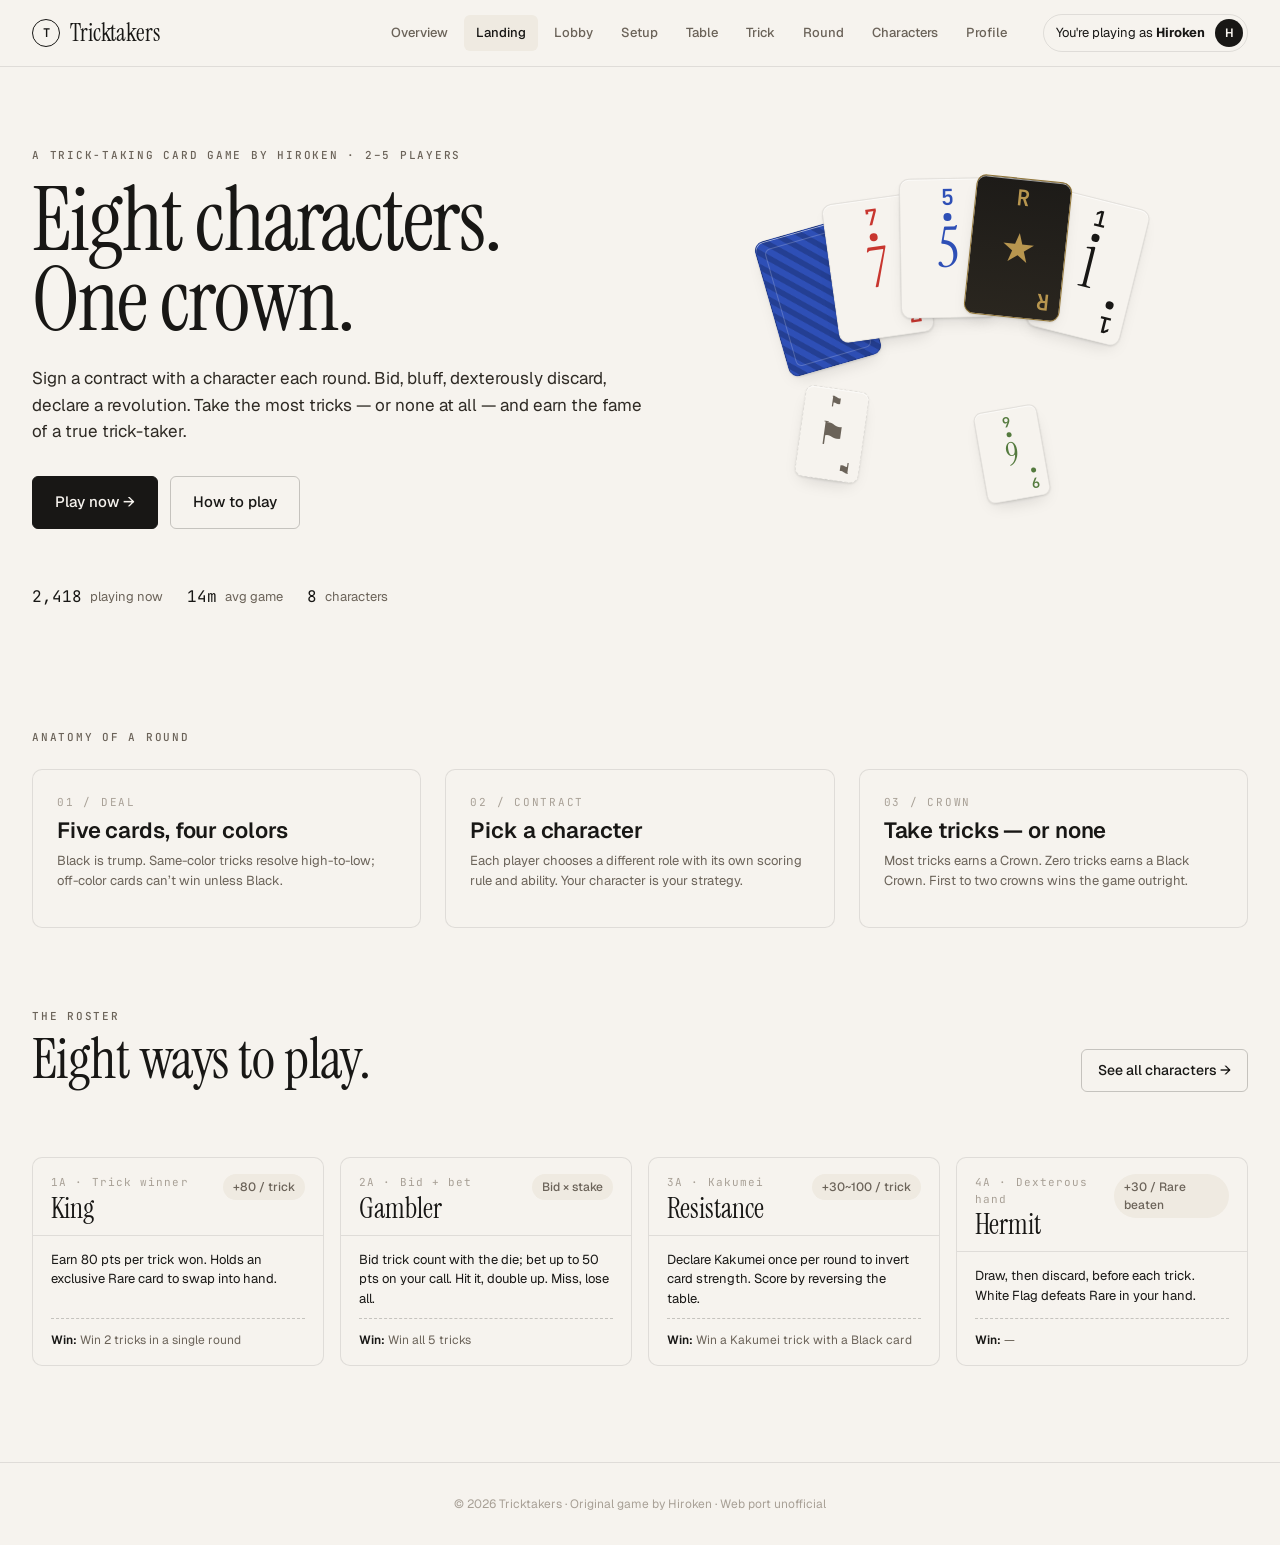
<file: priv/static/tricktakers/landing.html>
<!doctype html>
<html lang="en">
<head>
  <meta charset="utf-8">
  <title>Tricktakers — Welcome</title>
  <link rel="stylesheet" href="assets/styles.css">
</head>
<body>
  <div class="app" data-screen-label="01 Landing">
    <div id="bar"></div>
    <main class="page" style="padding-top: 80px;">
      <div style="display: grid; grid-template-columns: 1.1fr 0.9fr; gap: 64px; align-items: center;">
        <div>
          <div class="eyebrow">A trick-taking card game by Hiroken · 2–5 players</div>
          <h1 class="h-display" style="margin: 16px 0 24px; max-width: 12ch;">Eight characters.<br>One crown.</h1>
          <p class="body" style="max-width: 56ch; font-size: 17px; line-height: 1.55; color: var(--ink-2);">
            Sign a contract with a character each round. Bid, bluff, dexterously discard, declare a revolution. Take the most tricks &mdash;
            or none at all &mdash; and earn the fame of a true trick-taker.
          </p>
          <div class="row gap-3" style="margin-top: 32px;">
            <a class="btn lg" href="lobby.html">Play now &rarr;</a>
            <a class="btn lg ghost" href="#how">How to play</a>
          </div>
          <div class="row gap-5" style="margin-top: 56px; color: var(--ink-mute); font-size: 13px;">
            <div class="row gap-2"><span class="mono" style="font-size: 16px; color: var(--ink);">2,418</span> playing now</div>
            <div class="row gap-2"><span class="mono" style="font-size: 16px; color: var(--ink);">14m</span> avg game</div>
            <div class="row gap-2"><span class="mono" style="font-size: 16px; color: var(--ink);">8</span> characters</div>
          </div>
        </div>

        <!-- Hero card composition -->
        <div style="position: relative; height: 460px;">
          <div id="hero-cards"></div>
        </div>
      </div>

      <div style="height: 120px;"></div>

      <!-- Three-up of mechanics -->
      <section id="how">
        <div class="eyebrow">Anatomy of a round</div>
        <div style="display: grid; grid-template-columns: repeat(3, 1fr); gap: 24px; margin-top: 24px;">
          <div class="panel">
            <div class="mono" style="font-size: 11px; color: var(--ink-faint); letter-spacing: 0.16em;">01 / DEAL</div>
            <div class="h-3" style="margin-top: 6px;">Five cards, four colors</div>
            <p class="body-sm" style="margin-top: 8px;">Black is trump. Same-color tricks resolve high-to-low; off-color cards can&rsquo;t win unless Black.</p>
          </div>
          <div class="panel">
            <div class="mono" style="font-size: 11px; color: var(--ink-faint); letter-spacing: 0.16em;">02 / CONTRACT</div>
            <div class="h-3" style="margin-top: 6px;">Pick a character</div>
            <p class="body-sm" style="margin-top: 8px;">Each player chooses a different role with its own scoring rule and ability. Your character is your strategy.</p>
          </div>
          <div class="panel">
            <div class="mono" style="font-size: 11px; color: var(--ink-faint); letter-spacing: 0.16em;">03 / CROWN</div>
            <div class="h-3" style="margin-top: 6px;">Take tricks &mdash; or none</div>
            <p class="body-sm" style="margin-top: 8px;">Most tricks earns a Crown. Zero tricks earns a Black Crown. First to two crowns wins the game outright.</p>
          </div>
        </div>
      </section>

      <div style="height: 80px;"></div>

      <!-- Character roster preview -->
      <section>
        <div class="row between" style="margin-bottom: 24px;">
          <div>
            <div class="eyebrow">The roster</div>
            <h2 class="h-1" style="margin-top: 6px;">Eight ways to play.</h2>
          </div>
          <a class="btn ghost" href="setup.html">See all characters &rarr;</a>
        </div>
        <div id="roster" style="display: grid; grid-template-columns: repeat(4, 1fr); gap: 16px;"></div>
      </section>
    </main>

    <footer style="border-top: 1px solid var(--hair); padding: 32px; text-align: center; color: var(--ink-faint); font-size: 12px;">
      © 2026 Tricktakers · Original game by Hiroken · Web port unofficial
    </footer>
  </div>

  <script src="assets/tt.js"></script>
  <script>
    document.getElementById("bar").outerHTML = TT.appBar("landing");

    // Hero card fan (decorative)
    const hero = document.getElementById("hero-cards");
    const heroCards = [
      { kind: "back",       x: 40,  y: 80,  rot: -16, z: 1 },
      { suit: "red",   value: 7, kind:"number", x: 100, y: 50,  rot: -8,  z: 2 },
      { suit: "blue",  value: 5, kind:"number", x: 170, y: 30,  rot: -1,  z: 3 },
      { kind: "rare",                            x: 240, y: 30,  rot: 6,   z: 4 },
      { suit: "black", value: 1, kind:"number", x: 310, y: 50,  rot: 14,  z: 3 },
      { kind: "white-flag",                      x: 70,  y: 240, rot: 8,   z: 2, size: "sm" },
      { suit: "green", value: 9, kind:"number",  x: 250, y: 260, rot: -10, z: 2, size: "sm" },
    ];
    hero.style.position = "relative";
    hero.style.height = "460px";
    heroCards.forEach(c => {
      const wrap = document.createElement("div");
      wrap.innerHTML = TT.pcard(c);
      const el = wrap.firstElementChild;
      el.style.position = "absolute";
      el.style.left = c.x + "px";
      el.style.top = c.y + "px";
      el.style.transform = `rotate(${c.rot}deg)`;
      el.style.zIndex = c.z;
      hero.appendChild(el);
    });

    // Roster preview — show 4 characters
    const roster = document.getElementById("roster");
    ["king","gambler","resistance","hermit"].forEach(id => {
      const c = TT.charById(id);
      roster.insertAdjacentHTML("beforeend", TT.charCard(c));
    });
  </script>
</body>
</html>
</file>
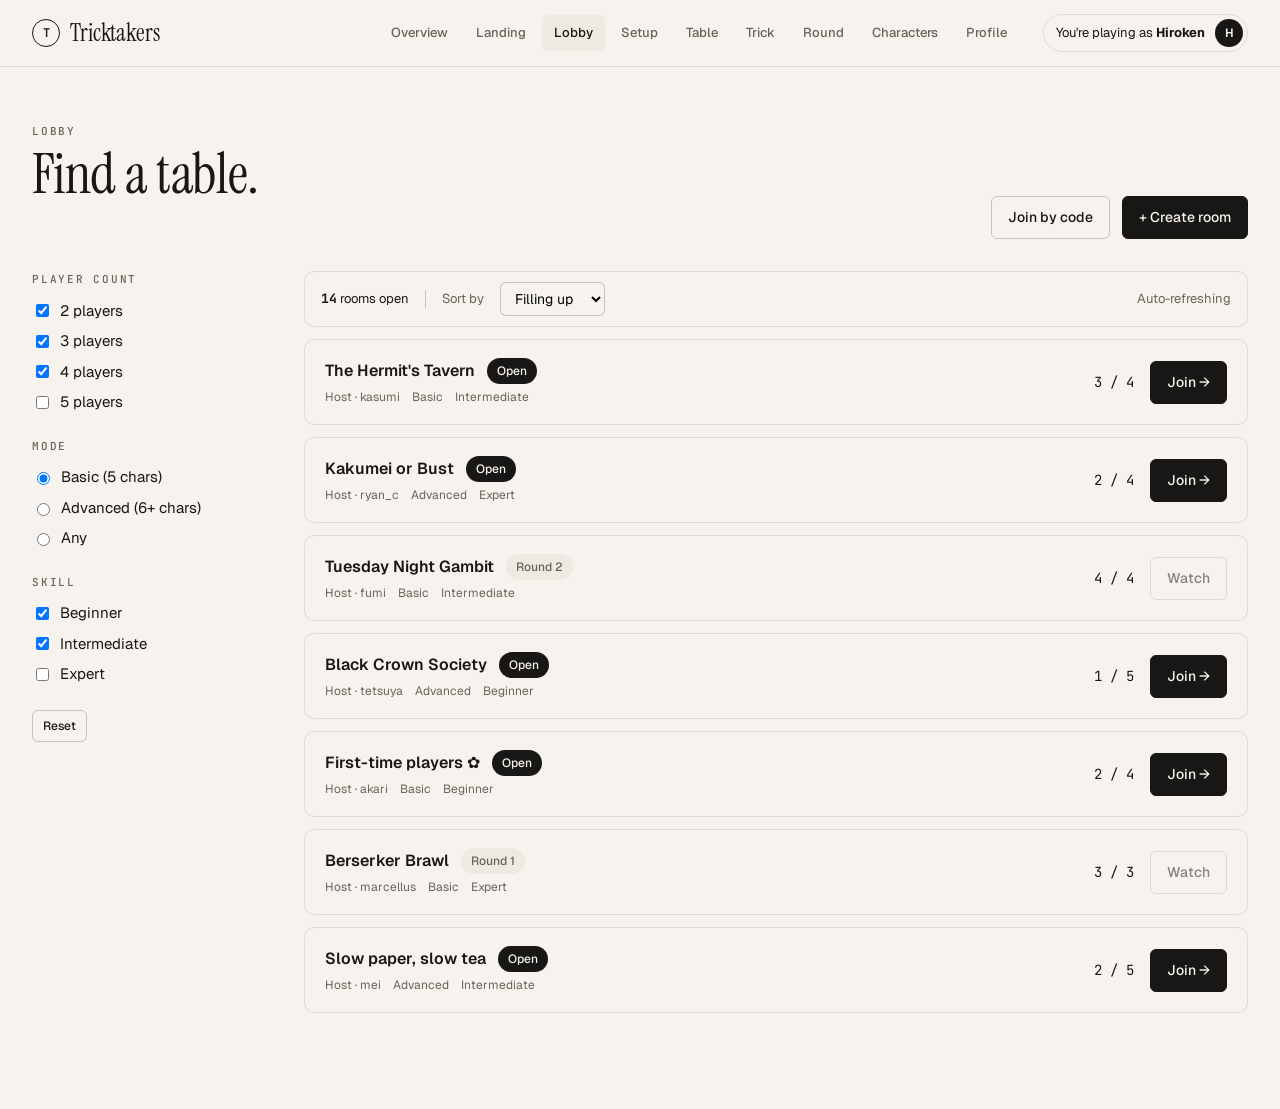
<file: priv/static/tricktakers/lobby.html>
<!doctype html>
<html lang="en">
<head>
  <meta charset="utf-8">
  <title>Tricktakers — Lobby</title>
  <link rel="stylesheet" href="assets/styles.css">
</head>
<body>
  <div class="app" data-screen-label="02 Lobby">
    <div id="bar"></div>
    <main class="page">
      <div class="row between" style="margin-bottom: 32px; align-items: flex-end;">
        <div>
          <div class="eyebrow">Lobby</div>
          <h1 class="h-1" style="margin-top: 6px;">Find a table.</h1>
        </div>
        <div class="row gap-3">
          <button class="btn ghost">Join by code</button>
          <button class="btn">+ Create room</button>
        </div>
      </div>

      <div style="display: grid; grid-template-columns: 240px 1fr; gap: 32px;">
        <!-- Filters -->
        <aside class="col gap-5">
          <div class="col gap-3">
            <div class="eyebrow">Player count</div>
            <div class="col gap-2">
              <label class="row gap-2"><input type="checkbox" checked> 2 players</label>
              <label class="row gap-2"><input type="checkbox" checked> 3 players</label>
              <label class="row gap-2"><input type="checkbox" checked> 4 players</label>
              <label class="row gap-2"><input type="checkbox"> 5 players</label>
            </div>
          </div>
          <div class="col gap-3">
            <div class="eyebrow">Mode</div>
            <div class="col gap-2">
              <label class="row gap-2"><input type="radio" name="mode" checked> Basic (5 chars)</label>
              <label class="row gap-2"><input type="radio" name="mode"> Advanced (6+ chars)</label>
              <label class="row gap-2"><input type="radio" name="mode"> Any</label>
            </div>
          </div>
          <div class="col gap-3">
            <div class="eyebrow">Skill</div>
            <div class="col gap-2">
              <label class="row gap-2"><input type="checkbox" checked> Beginner</label>
              <label class="row gap-2"><input type="checkbox" checked> Intermediate</label>
              <label class="row gap-2"><input type="checkbox"> Expert</label>
            </div>
          </div>
          <button class="btn ghost sm" style="align-self: flex-start;">Reset</button>
        </aside>

        <!-- Rooms -->
        <section class="col gap-3">
          <div class="status-row">
            <span><strong class="mono">14</strong> rooms open</span>
            <div class="sep"></div>
            <span class="muted">Sort by</span>
            <select class="input" style="width: auto; padding: 6px 10px;">
              <option>Filling up</option>
              <option>Skill level</option>
              <option>Newest</option>
            </select>
            <span class="right muted body-sm">Auto-refreshing</span>
          </div>

          <div id="rooms" class="col gap-3"></div>
        </section>
      </div>
    </main>
  </div>

  <script src="assets/tt.js"></script>
  <script>
    document.getElementById("bar").outerHTML = TT.appBar("lobby");

    const rooms = [
      { name: "The Hermit's Tavern",   host: "kasumi",     players: "3 / 4", mode: "Basic",    skill: "Intermediate", round: "Waiting" },
      { name: "Kakumei or Bust",       host: "ryan_c",     players: "2 / 4", mode: "Advanced", skill: "Expert",       round: "Waiting" },
      { name: "Tuesday Night Gambit",  host: "fumi",       players: "4 / 4", mode: "Basic",    skill: "Intermediate", round: "Round 2" },
      { name: "Black Crown Society",   host: "tetsuya",    players: "1 / 5", mode: "Advanced", skill: "Beginner",     round: "Waiting" },
      { name: "First-time players ✿",  host: "akari",      players: "2 / 4", mode: "Basic",    skill: "Beginner",     round: "Waiting" },
      { name: "Berserker Brawl",       host: "marcellus",  players: "3 / 3", mode: "Basic",    skill: "Expert",       round: "Round 1" },
      { name: "Slow paper, slow tea",  host: "mei",        players: "2 / 5", mode: "Advanced", skill: "Intermediate", round: "Waiting" },
    ];

    const list = document.getElementById("rooms");
    rooms.forEach(r => {
      const inProgress = r.round !== "Waiting";
      const full = r.players.split(" / ")[0] === r.players.split(" / ")[1];
      list.insertAdjacentHTML("beforeend", `
        <div class="room">
          <div class="meta">
            <div class="row gap-3">
              <span class="name">${r.name}</span>
              ${inProgress ? '<span class="pill">'+r.round+'</span>' : '<span class="pill solid">Open</span>'}
            </div>
            <div class="sub">
              <span>Host · ${r.host}</span>
              <span>${r.mode}</span>
              <span>${r.skill}</span>
            </div>
          </div>
          <div class="right">
            <span class="mono" style="font-size: 14px;">${r.players}</span>
            ${full || inProgress
              ? '<button class="btn ghost" disabled style="opacity:.5; cursor:not-allowed;">'+(inProgress?'Watch':'Full')+'</button>'
              : '<a class="btn" href="setup.html">Join &rarr;</a>'}
          </div>
        </div>
      `);
    });
  </script>
</body>
</html>
</file>
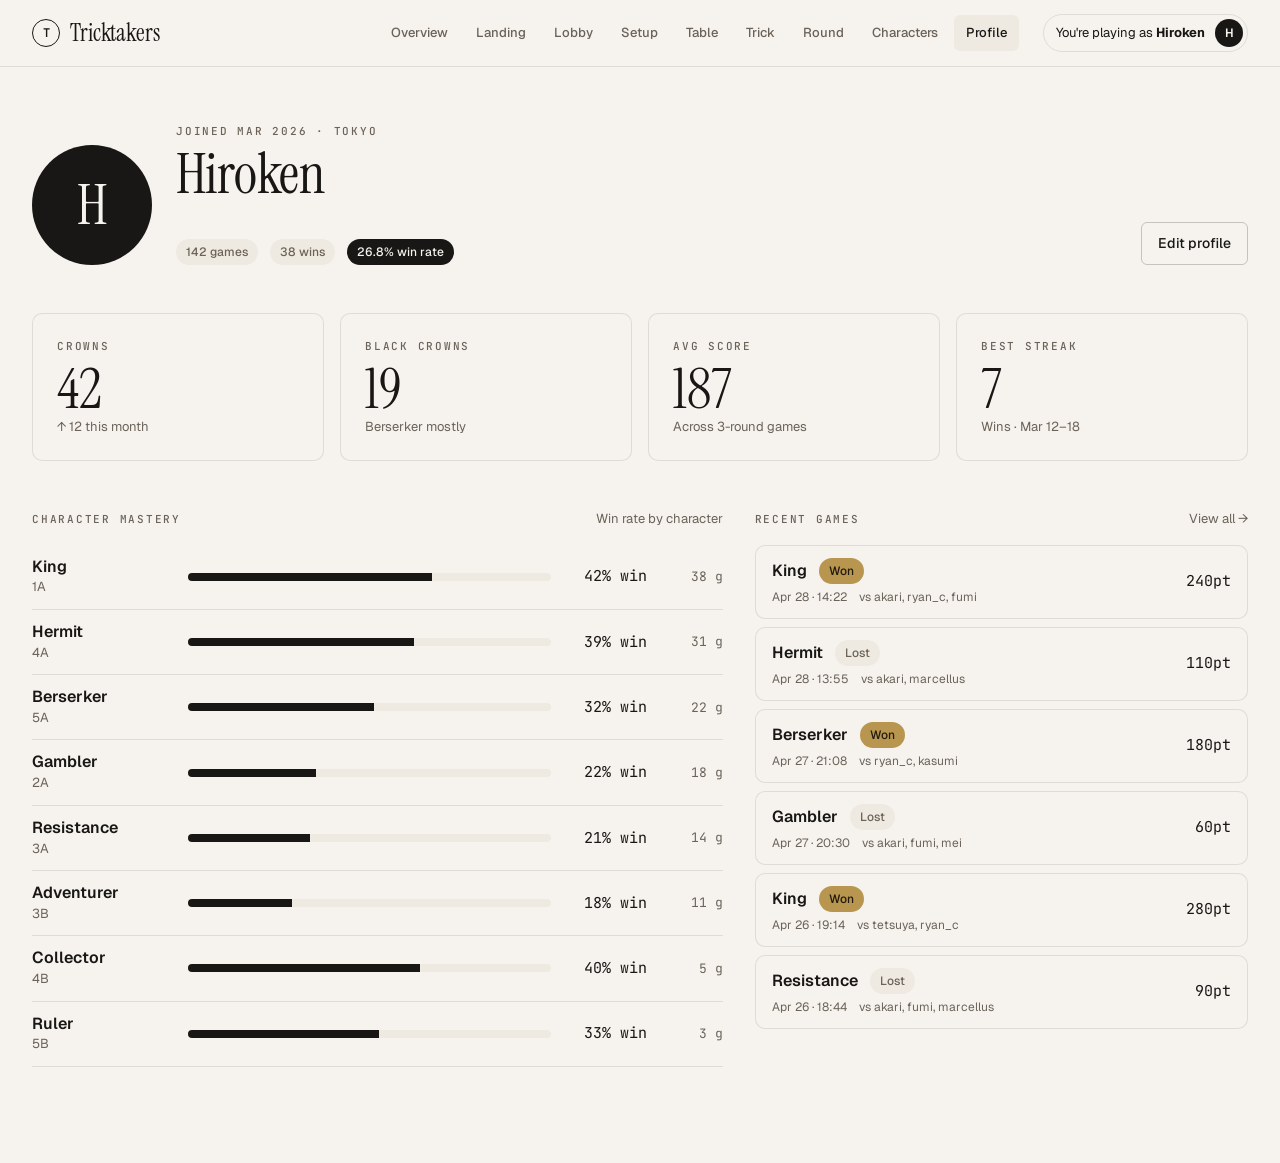
<file: priv/static/tricktakers/profile.html>
<!doctype html>
<html lang="en">
<head>
  <meta charset="utf-8">
  <title>Tricktakers — Profile</title>
  <link rel="stylesheet" href="assets/styles.css">
</head>
<body>
  <div class="app" data-screen-label="07 Profile">
    <div id="bar"></div>
    <main class="page">
      <!-- Header -->
      <div class="row gap-5" style="margin-bottom: 48px; align-items: flex-end;">
        <div style="width: 120px; height: 120px; border-radius: 50%; background: var(--ink); color: var(--paper); display: grid; place-items: center; font-family: var(--font-display); font-size: 56px;">H</div>
        <div>
          <div class="eyebrow">Joined Mar 2026 · Tokyo</div>
          <h1 class="h-1" style="margin-top: 6px;">Hiroken</h1>
          <div class="row gap-3" style="margin-top: 8px;">
            <span class="pill">142 games</span>
            <span class="pill">38 wins</span>
            <span class="pill solid">26.8% win rate</span>
          </div>
        </div>
        <div class="right" style="margin-left: auto;">
          <button class="btn ghost">Edit profile</button>
        </div>
      </div>

      <!-- Stat row -->
      <div style="display: grid; grid-template-columns: repeat(4, 1fr); gap: 16px; margin-bottom: 48px;">
        <div class="panel">
          <div class="eyebrow">Crowns</div>
          <div style="font-family: var(--font-display); font-size: 56px; line-height: 1; margin-top: 6px;">42</div>
          <div class="body-sm muted">↑ 12 this month</div>
        </div>
        <div class="panel">
          <div class="eyebrow">Black crowns</div>
          <div style="font-family: var(--font-display); font-size: 56px; line-height: 1; margin-top: 6px;">19</div>
          <div class="body-sm muted">Berserker mostly</div>
        </div>
        <div class="panel">
          <div class="eyebrow">Avg score</div>
          <div style="font-family: var(--font-display); font-size: 56px; line-height: 1; margin-top: 6px;">187</div>
          <div class="body-sm muted">Across 3-round games</div>
        </div>
        <div class="panel">
          <div class="eyebrow">Best streak</div>
          <div style="font-family: var(--font-display); font-size: 56px; line-height: 1; margin-top: 6px;">7</div>
          <div class="body-sm muted">Wins · Mar 12–18</div>
        </div>
      </div>

      <div style="display: grid; grid-template-columns: 1.4fr 1fr; gap: 32px;">
        <!-- Character mastery -->
        <section>
          <div class="row between" style="margin-bottom: 16px;">
            <div class="eyebrow">Character mastery</div>
            <span class="body-sm muted">Win rate by character</span>
          </div>
          <div class="col gap-3">
            <div id="mastery"></div>
          </div>
        </section>

        <!-- Recent games -->
        <section>
          <div class="row between" style="margin-bottom: 16px;">
            <div class="eyebrow">Recent games</div>
            <a class="body-sm muted" href="#" style="text-decoration: none;">View all →</a>
          </div>
          <div class="col gap-2" id="games"></div>
        </section>
      </div>
    </main>
  </div>

  <script src="assets/tt.js"></script>
  <script>
    document.getElementById("bar").outerHTML = TT.appBar("profile");

    // Mastery bars
    const mastery = [
      { id: "king",       games: 38, win: 0.42 },
      { id: "hermit",     games: 31, win: 0.39 },
      { id: "berserker",  games: 22, win: 0.32 },
      { id: "gambler",    games: 18, win: 0.22 },
      { id: "resistance", games: 14, win: 0.21 },
      { id: "adventurer", games: 11, win: 0.18 },
      { id: "collector",  games: 5,  win: 0.40 },
      { id: "ruler",      games: 3,  win: 0.33 },
    ];
    const m = document.getElementById("mastery");
    mastery.forEach(r => {
      const c = TT.charById(r.id);
      const pct = Math.round(r.win * 100);
      m.insertAdjacentHTML("beforeend", `
        <div style="display: grid; grid-template-columns: 140px 1fr 80px 60px; align-items: center; gap: 16px; padding: 12px 0; border-bottom: 1px solid var(--hair);">
          <div>
            <div class="h-4">${c.name}</div>
            <div class="body-sm muted">${c.priority}</div>
          </div>
          <div style="height: 8px; background: var(--paper-2); border-radius: 999px; overflow: hidden;">
            <div style="width: ${pct * 1.6}%; height: 100%; background: var(--ink);"></div>
          </div>
          <div class="mono" style="text-align: right;">${pct}% win</div>
          <div class="mono muted body-sm" style="text-align: right;">${r.games} g</div>
        </div>
      `);
    });

    // Recent games
    const games = [
      { date: "Apr 28 · 14:22", char: "King",      result: "win",  score: 240, opp: "akari, ryan_c, fumi" },
      { date: "Apr 28 · 13:55", char: "Hermit",    result: "loss", score: 110, opp: "akari, marcellus" },
      { date: "Apr 27 · 21:08", char: "Berserker", result: "win",  score: 180, opp: "ryan_c, kasumi" },
      { date: "Apr 27 · 20:30", char: "Gambler",   result: "loss", score: 60,  opp: "akari, fumi, mei" },
      { date: "Apr 26 · 19:14", char: "King",      result: "win",  score: 280, opp: "tetsuya, ryan_c" },
      { date: "Apr 26 · 18:44", char: "Resistance",result: "loss", score: 90,  opp: "akari, fumi, marcellus" },
    ];
    const gl = document.getElementById("games");
    games.forEach(g => {
      const win = g.result === "win";
      gl.insertAdjacentHTML("beforeend", `
        <div class="room" style="padding: 12px 16px;">
          <div class="meta">
            <div class="row gap-3">
              <span class="name">${g.char}</span>
              <span class="pill ${win ? 'gold' : ''}">${win ? 'Won' : 'Lost'}</span>
            </div>
            <div class="sub">
              <span>${g.date}</span>
              <span>vs ${g.opp}</span>
            </div>
          </div>
          <div class="right">
            <span class="mono">${g.score}pt</span>
          </div>
        </div>
      `);
    });
  </script>
</body>
</html>
</file>
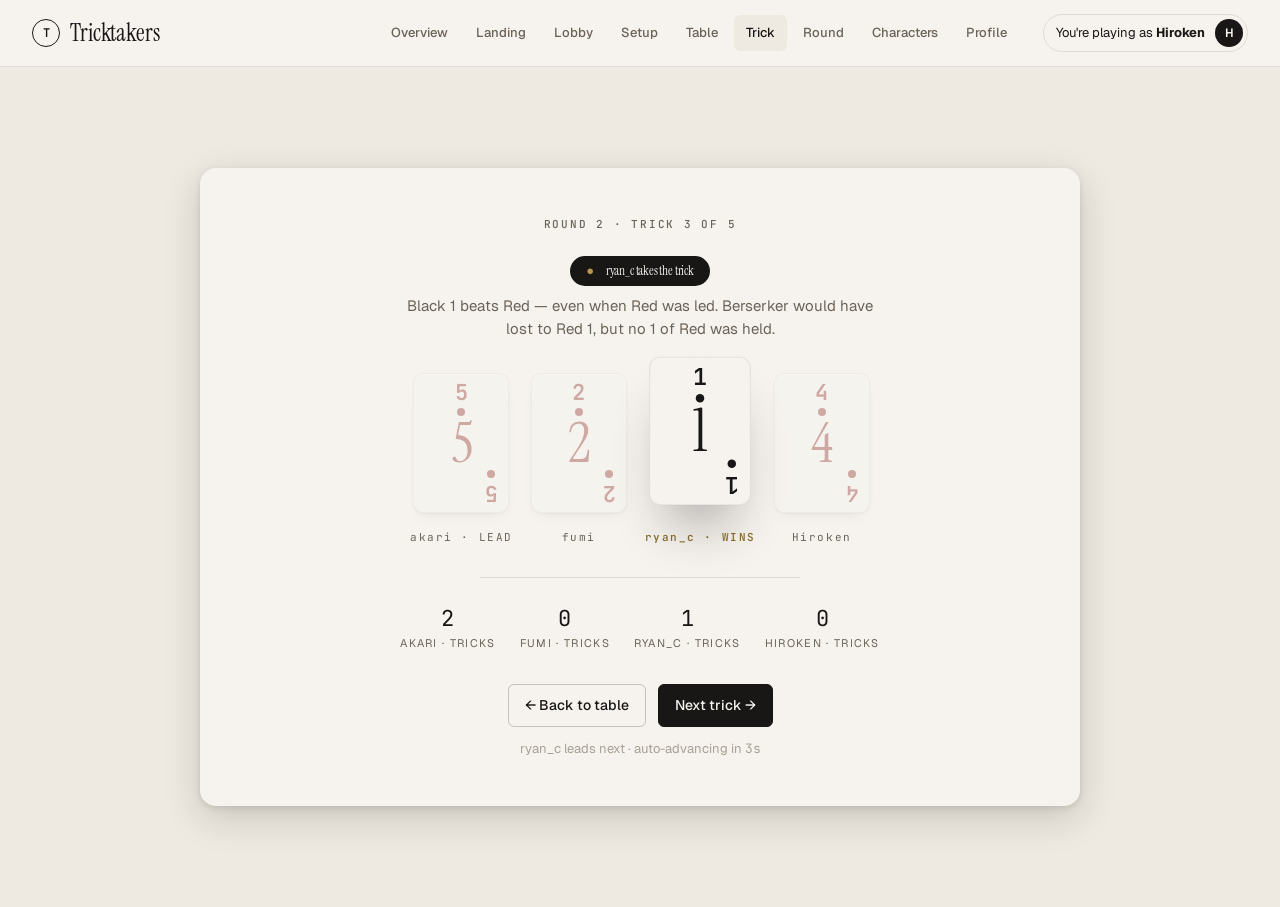
<file: priv/static/tricktakers/resolve.html>
<!doctype html>
<html lang="en">
<head>
  <meta charset="utf-8">
  <title>Tricktakers — Trick Resolved</title>
  <link rel="stylesheet" href="assets/styles.css">
  <style>
    body { background: var(--paper-2); }
    .resolve {
      min-height: calc(100vh - 60px);
      display: grid;
      place-items: center;
      padding: 48px;
    }
    .resolve-card {
      background: var(--paper);
      border-radius: var(--r-xl);
      box-shadow: var(--sh-3);
      padding: 48px 56px;
      max-width: 880px;
      width: 100%;
      text-align: center;
    }
    .winner-row {
      display: flex; justify-content: center; gap: 18px; margin: 32px 0;
    }
    .winner-row .pcard {
      transition: transform 600ms cubic-bezier(.2,.8,.2,1);
    }
    .winner-row .pcard.won {
      transform: translateY(-12px) scale(1.06);
      box-shadow: 0 32px 48px -16px rgba(24,23,21,0.32);
    }
    .winner-row .pcard.lost {
      opacity: 0.42;
      filter: saturate(0.6);
    }
    .play-meta {
      font-family: var(--font-mono);
      font-size: 11px;
      letter-spacing: 0.14em;
      color: var(--ink-mute);
      margin-top: 8px;
    }
    .winner-banner {
      display: inline-flex; align-items: center; gap: 12px;
      padding: 8px 16px;
      background: var(--ink); color: var(--paper);
      border-radius: 999px;
      font-size: 13px;
      font-weight: 500;
    }
    .progress {
      display: flex; gap: 24px; justify-content: center; margin-top: 24px;
    }
    .progress .item {
      text-align: center;
    }
    .progress .item .v { font-family: var(--font-mono); font-size: 22px; }
    .progress .item .l { font-size: 11px; letter-spacing: 0.12em; color: var(--ink-mute); text-transform: uppercase; }
  </style>
</head>
<body>
  <div class="app" data-screen-label="05 Trick Resolved">
    <div id="bar"></div>
    <div class="resolve">
      <div class="resolve-card">
        <div class="eyebrow">Round 2 · Trick 3 of 5</div>
        <h1 class="h-2" style="margin: 12px 0 8px;">
          <span class="winner-banner"><span style="color: var(--gold);">●</span> ryan_c takes the trick</span>
        </h1>
        <p class="body" style="color: var(--ink-mute); max-width: 48ch; margin: 8px auto 0;">
          Black 1 beats Red — even when Red was led. Berserker would have lost to Red 1, but no 1 of Red was held.
        </p>

        <div class="winner-row">
          <div style="display: flex; flex-direction: column; align-items: center; gap: 8px;">
            <div id="c1"></div>
            <div class="play-meta">akari · LEAD</div>
          </div>
          <div style="display: flex; flex-direction: column; align-items: center; gap: 8px;">
            <div id="c2"></div>
            <div class="play-meta">fumi</div>
          </div>
          <div style="display: flex; flex-direction: column; align-items: center; gap: 8px;">
            <div id="c3"></div>
            <div class="play-meta" style="color: var(--gold-deep); font-weight: 600;">ryan_c · WINS</div>
          </div>
          <div style="display: flex; flex-direction: column; align-items: center; gap: 8px;">
            <div id="c4"></div>
            <div class="play-meta">Hiroken</div>
          </div>
        </div>

        <div class="divider" style="margin: 16px auto 24px; max-width: 320px;"></div>

        <div class="progress">
          <div class="item"><div class="v">2</div><div class="l">akari · tricks</div></div>
          <div class="item"><div class="v">0</div><div class="l">fumi · tricks</div></div>
          <div class="item"><div class="v">1</div><div class="l">ryan_c · tricks</div></div>
          <div class="item"><div class="v">0</div><div class="l">Hiroken · tricks</div></div>
        </div>

        <div class="row center-x gap-3" style="margin-top: 32px;">
          <a class="btn ghost" href="table.html">← Back to table</a>
          <a class="btn" href="table.html">Next trick →</a>
        </div>
        <div class="body-sm" style="margin-top: 12px; color: var(--ink-faint);">
          ryan_c leads next · auto-advancing in <span class="mono">3s</span>
        </div>
      </div>
    </div>
  </div>

  <script src="assets/tt.js"></script>
  <script>
    document.getElementById("bar").outerHTML = TT.appBar("trick");

    document.getElementById("c1").innerHTML = TT.pcard({ suit: "red", value: 5, kind: "number" });
    document.getElementById("c2").innerHTML = TT.pcard({ suit: "red", value: 2, kind: "number" });
    document.getElementById("c3").innerHTML = TT.pcard({ suit: "black", value: 1, kind: "number" });
    document.getElementById("c4").innerHTML = TT.pcard({ suit: "red", value: 4, kind: "number" });

    // Animate winner highlight
    setTimeout(() => {
      document.querySelectorAll("#c1, #c2, #c4").forEach(el => el.firstElementChild.classList.add("lost"));
      document.getElementById("c3").firstElementChild.classList.add("won");
    }, 250);
  </script>
</body>
</html>
</file>
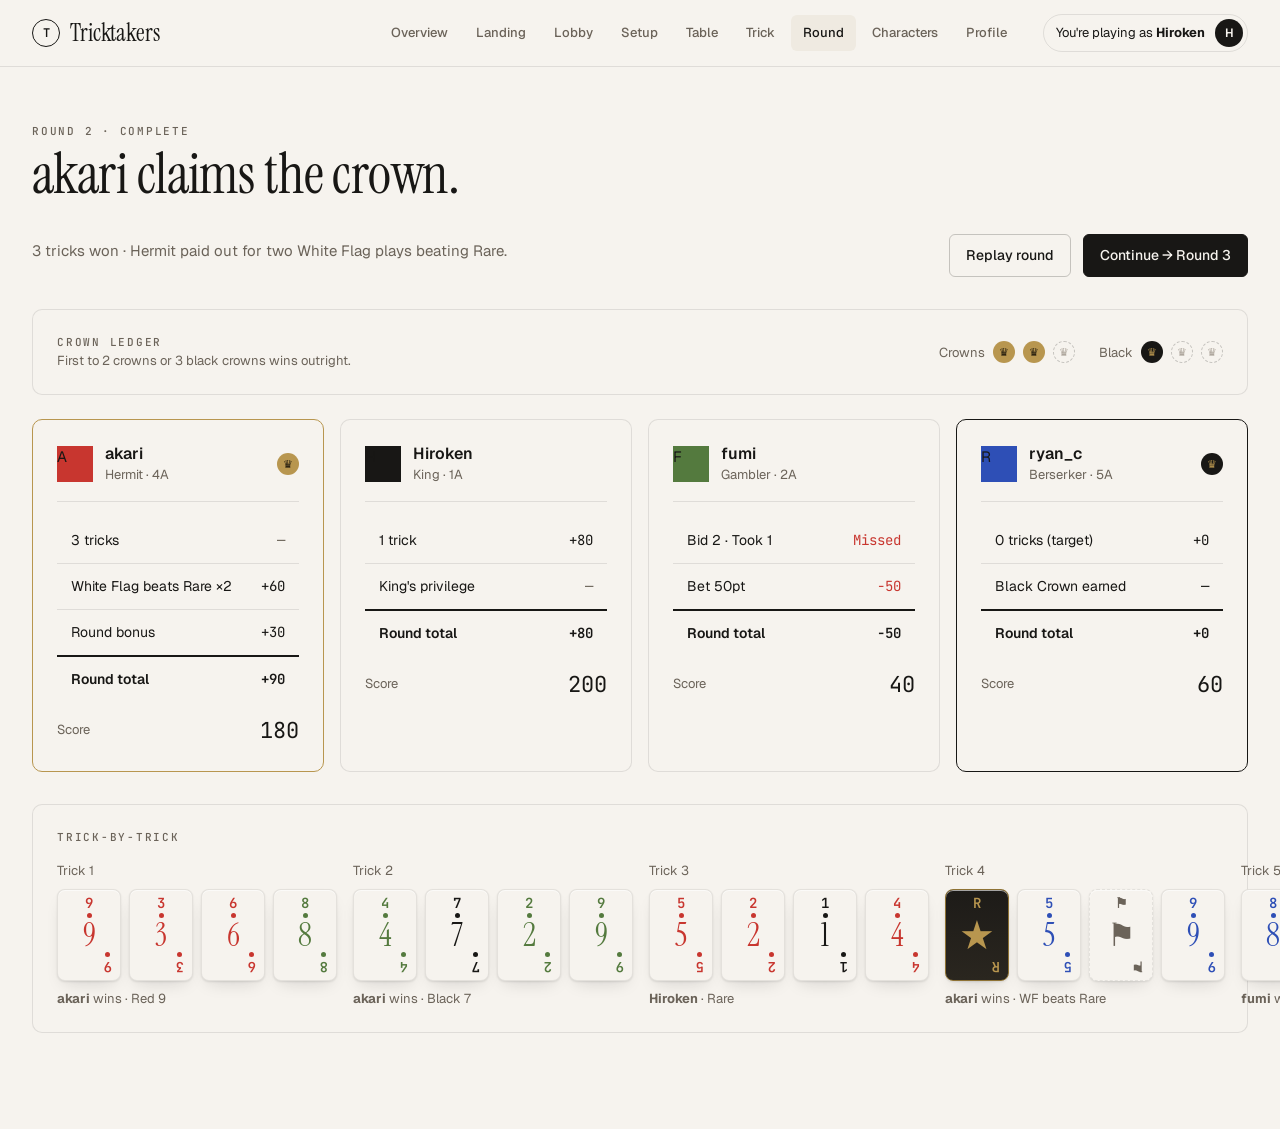
<file: priv/static/tricktakers/round.html>
<!doctype html>
<html lang="en">
<head>
  <meta charset="utf-8">
  <title>Tricktakers — Round Results</title>
  <link rel="stylesheet" href="assets/styles.css">
</head>
<body>
  <div class="app" data-screen-label="06 Round Results">
    <div id="bar"></div>
    <main class="page">
      <div class="row between" style="align-items: flex-end; margin-bottom: 32px;">
        <div>
          <div class="eyebrow">Round 2 · Complete</div>
          <h1 class="h-1" style="margin-top: 6px;">akari claims the crown.</h1>
          <p class="body" style="color: var(--ink-mute); margin-top: 8px;">3 tricks won · Hermit paid out for two White Flag plays beating Rare.</p>
        </div>
        <div class="row gap-3">
          <a class="btn ghost" href="table.html">Replay round</a>
          <a class="btn" href="setup.html">Continue → Round 3</a>
        </div>
      </div>

      <!-- Crown ledger -->
      <div class="panel" style="margin-bottom: 24px;">
        <div class="row between">
          <div>
            <div class="eyebrow">Crown ledger</div>
            <div class="body-sm muted">First to 2 crowns or 3 black crowns wins outright.</div>
          </div>
          <div class="row gap-5">
            <div class="row gap-2"><span class="muted body-sm">Crowns</span> <span class="crown">♛</span><span class="crown">♛</span><span class="crown empty">♛</span></div>
            <div class="row gap-2"><span class="muted body-sm">Black</span> <span class="crown black">♛</span><span class="crown empty black">♛</span><span class="crown empty black">♛</span></div>
          </div>
        </div>
      </div>

      <!-- Players grid -->
      <div style="display: grid; grid-template-columns: repeat(4, 1fr); gap: 16px; margin-bottom: 32px;">

        <div class="panel" style="border-color: var(--gold);">
          <div class="row between">
            <div class="row gap-3">
              <span class="avatar a1" style="width:36px; height:36px;">A</span>
              <div>
                <div class="h-4">akari</div>
                <div class="body-sm muted">Hermit · 4A</div>
              </div>
            </div>
            <span class="crown">♛</span>
          </div>
          <div class="divider"></div>
          <table class="scores">
            <tr><td>3 tricks</td><td class="num muted">—</td></tr>
            <tr><td>White Flag beats Rare ×2</td><td class="num">+60</td></tr>
            <tr><td>Round bonus</td><td class="num">+30</td></tr>
            <tr class="total"><td>Round total</td><td class="num">+90</td></tr>
          </table>
          <div class="row between" style="margin-top: 12px;">
            <span class="muted body-sm">Score</span>
            <span class="mono" style="font-size: 22px;">180</span>
          </div>
        </div>

        <div class="panel">
          <div class="row between">
            <div class="row gap-3">
              <span class="avatar a4" style="width:36px; height:36px;">H</span>
              <div>
                <div class="h-4">Hiroken</div>
                <div class="body-sm muted">King · 1A</div>
              </div>
            </div>
          </div>
          <div class="divider"></div>
          <table class="scores">
            <tr><td>1 trick</td><td class="num">+80</td></tr>
            <tr><td>King's privilege</td><td class="num muted">—</td></tr>
            <tr class="total"><td>Round total</td><td class="num">+80</td></tr>
          </table>
          <div class="row between" style="margin-top: 12px;">
            <span class="muted body-sm">Score</span>
            <span class="mono" style="font-size: 22px;">200</span>
          </div>
        </div>

        <div class="panel">
          <div class="row between">
            <div class="row gap-3">
              <span class="avatar a3" style="width:36px; height:36px;">F</span>
              <div>
                <div class="h-4">fumi</div>
                <div class="body-sm muted">Gambler · 2A</div>
              </div>
            </div>
          </div>
          <div class="divider"></div>
          <table class="scores">
            <tr><td>Bid 2 · Took 1</td><td class="num" style="color: var(--suit-red);">Missed</td></tr>
            <tr><td>Bet 50pt</td><td class="num" style="color: var(--suit-red);">−50</td></tr>
            <tr class="total"><td>Round total</td><td class="num">−50</td></tr>
          </table>
          <div class="row between" style="margin-top: 12px;">
            <span class="muted body-sm">Score</span>
            <span class="mono" style="font-size: 22px;">40</span>
          </div>
        </div>

        <div class="panel" style="border-color: var(--ink);">
          <div class="row between">
            <div class="row gap-3">
              <span class="avatar a2" style="width:36px; height:36px;">R</span>
              <div>
                <div class="h-4">ryan_c</div>
                <div class="body-sm muted">Berserker · 5A</div>
              </div>
            </div>
            <span class="crown black">♛</span>
          </div>
          <div class="divider"></div>
          <table class="scores">
            <tr><td>0 tricks (target)</td><td class="num">+0</td></tr>
            <tr><td>Black Crown earned</td><td class="num">—</td></tr>
            <tr class="total"><td>Round total</td><td class="num">+0</td></tr>
          </table>
          <div class="row between" style="margin-top: 12px;">
            <span class="muted body-sm">Score</span>
            <span class="mono" style="font-size: 22px;">60</span>
          </div>
        </div>

      </div>

      <!-- Trick recap -->
      <div class="panel">
        <div class="eyebrow">Trick-by-trick</div>
        <div style="display: grid; grid-template-columns: repeat(5, 1fr); gap: 16px; margin-top: 16px;">
          <div class="col gap-2">
            <div class="body-sm muted">Trick 1</div>
            <div class="row gap-2" id="t1"></div>
            <div class="body-sm"><strong>akari</strong> wins · Red 9</div>
          </div>
          <div class="col gap-2">
            <div class="body-sm muted">Trick 2</div>
            <div class="row gap-2" id="t2"></div>
            <div class="body-sm"><strong>akari</strong> wins · Black 7</div>
          </div>
          <div class="col gap-2">
            <div class="body-sm muted">Trick 3</div>
            <div class="row gap-2" id="t3"></div>
            <div class="body-sm"><strong>Hiroken</strong> · Rare</div>
          </div>
          <div class="col gap-2">
            <div class="body-sm muted">Trick 4</div>
            <div class="row gap-2" id="t4"></div>
            <div class="body-sm"><strong>akari</strong> wins · WF beats Rare</div>
          </div>
          <div class="col gap-2">
            <div class="body-sm muted">Trick 5</div>
            <div class="row gap-2" id="t5"></div>
            <div class="body-sm"><strong>fumi</strong> wins · Blue 8</div>
          </div>
        </div>
      </div>
    </main>
  </div>

  <script src="assets/tt.js"></script>
  <script>
    document.getElementById("bar").outerHTML = TT.appBar("round");

    const sm = "sm";
    function row(id, cards) {
      document.getElementById(id).innerHTML = cards.map(c => TT.pcard({ ...c, size: sm })).join("");
    }
    row("t1", [
      { suit:"red", value: 9, kind:"number"},
      { suit:"red", value: 3, kind:"number"},
      { suit:"red", value: 6, kind:"number"},
      { suit:"green", value: 8, kind:"number"},
    ]);
    row("t2", [
      { suit:"green", value: 4, kind:"number"},
      { suit:"black", value: 7, kind:"number"},
      { suit:"green", value: 2, kind:"number"},
      { suit:"green", value: 9, kind:"number"},
    ]);
    row("t3", [
      { suit:"red", value: 5, kind:"number"},
      { suit:"red", value: 2, kind:"number"},
      { suit:"black", value: 1, kind:"number"},
      { suit:"red", value: 4, kind:"number"},
    ]);
    row("t4", [
      { kind:"rare"},
      { suit:"blue", value: 5, kind:"number"},
      { kind:"white-flag"},
      { suit:"blue", value: 9, kind:"number"},
    ]);
    row("t5", [
      { suit:"blue", value: 8, kind:"number"},
      { suit:"blue", value: 3, kind:"number"},
      { suit:"blue", value: 1, kind:"number"},
      { suit:"blue", value: 6, kind:"number"},
    ]);
  </script>
</body>
</html>
</file>
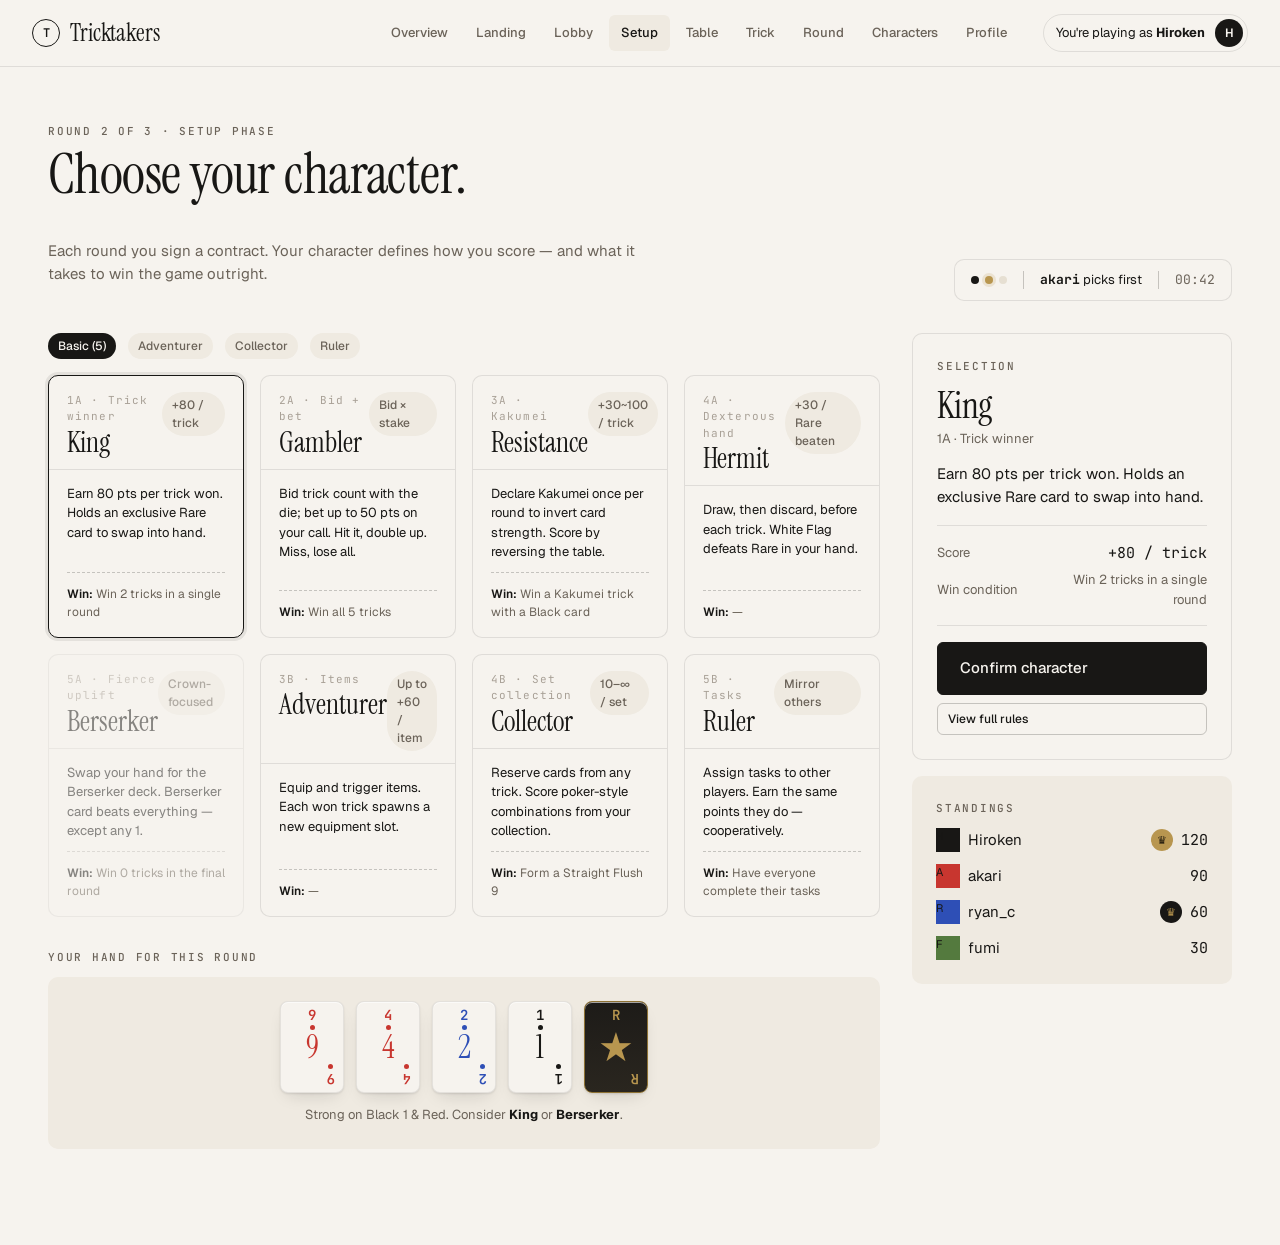
<file: priv/static/tricktakers/setup.html>
<!doctype html>
<html lang="en">
<head>
  <meta charset="utf-8">
  <title>Tricktakers — Character Select</title>
  <link rel="stylesheet" href="assets/styles.css">
</head>
<body>
  <div class="app" data-screen-label="03 Setup">
    <div id="bar"></div>
    <main class="page-wide">
      <div class="row between" style="align-items: flex-end; margin-bottom: 32px;">
        <div>
          <div class="eyebrow">Round 2 of 3 · Setup phase</div>
          <h1 class="h-1" style="margin-top: 6px;">Choose your character.</h1>
          <p class="body" style="color: var(--ink-mute); margin-top: 8px; max-width: 60ch;">
            Each round you sign a contract. Your character defines how you score &mdash; and what it takes to win the game outright.
          </p>
        </div>
        <div class="status-row">
          <span class="dots">
            <span class="dot done"></span>
            <span class="dot now"></span>
            <span class="dot"></span>
          </span>
          <div class="sep"></div>
          <span><strong class="mono">akari</strong> picks first</span>
          <div class="sep"></div>
          <span class="mono muted">00:42</span>
        </div>
      </div>

      <div style="display: grid; grid-template-columns: 1fr 320px; gap: 32px;">
        <!-- Character grid -->
        <div>
          <div class="row gap-3" style="margin-bottom: 16px;">
            <span class="pill solid">Basic (5)</span>
            <span class="pill">Adventurer</span>
            <span class="pill">Collector</span>
            <span class="pill">Ruler</span>
          </div>
          <div id="grid" style="display: grid; grid-template-columns: repeat(4, 1fr); gap: 16px;"></div>

          <!-- Hand preview -->
          <div style="margin-top: 32px;">
            <div class="eyebrow" style="margin-bottom: 12px;">Your hand for this round</div>
            <div class="panel-soft">
              <div id="hand-preview" class="row gap-3" style="justify-content: center;"></div>
              <div class="body-sm" style="text-align: center; margin-top: 12px;">
                Strong on Black 1 &amp; Red. Consider <strong style="color: var(--ink);">King</strong> or <strong style="color: var(--ink);">Berserker</strong>.
              </div>
            </div>
          </div>
        </div>

        <!-- Detail / confirm -->
        <aside class="col gap-4" style="position: sticky; top: 80px; align-self: start;">
          <div class="panel">
            <div class="eyebrow">Selection</div>
            <div id="detail" style="margin-top: 12px;"></div>
            <div class="divider"></div>
            <button id="confirm" class="btn lg" style="width: 100%;">Confirm character</button>
            <button class="btn ghost sm" style="width: 100%; margin-top: 8px;">View full rules</button>
          </div>

          <div class="panel-soft">
            <div class="eyebrow">Standings</div>
            <div class="col gap-3" style="margin-top: 12px;">
              <div class="row between">
                <div class="row gap-2"><span class="avatar a4" style="width:24px;height:24px;font-size:11px;">H</span> Hiroken</div>
                <div class="row gap-2"><span class="crown">♛</span><span class="mono">120</span></div>
              </div>
              <div class="row between">
                <div class="row gap-2"><span class="avatar a1" style="width:24px;height:24px;font-size:11px;">A</span> akari</div>
                <div class="row gap-2"><span class="mono">90</span></div>
              </div>
              <div class="row between">
                <div class="row gap-2"><span class="avatar a2" style="width:24px;height:24px;font-size:11px;">R</span> ryan_c</div>
                <div class="row gap-2"><span class="crown black">♛</span><span class="mono">60</span></div>
              </div>
              <div class="row between">
                <div class="row gap-2"><span class="avatar a3" style="width:24px;height:24px;font-size:11px;">F</span> fumi</div>
                <div class="row gap-2"><span class="mono">30</span></div>
              </div>
            </div>
          </div>
        </aside>
      </div>
    </main>
  </div>

  <script src="assets/tt.js"></script>
  <script>
    document.getElementById("bar").outerHTML = TT.appBar("setup");

    // Render character grid (basic 5 + adventurer/collector/ruler)
    const grid = document.getElementById("grid");
    const taken = { berserker: true }; // ryan already picked Berserker
    TT.CHARACTERS.forEach(c => {
      grid.insertAdjacentHTML("beforeend", TT.charCard(c, { taken: !!taken[c.id] }));
    });

    // Hand preview
    const hand = [
      { suit: "red", value: 9, kind: "number" },
      { suit: "red", value: 4, kind: "number" },
      { suit: "blue", value: 2, kind: "number" },
      { suit: "black", value: 1, kind: "number" },
      { kind: "rare" },
    ];
    document.getElementById("hand-preview").innerHTML = hand.map(c => TT.pcard({ ...c, size: "sm" })).join("");

    // Selection logic
    let selectedId = "king";
    function renderDetail() {
      const c = TT.charById(selectedId);
      document.getElementById("detail").innerHTML = `
        <div class="h-2" style="margin: 4px 0 4px;">${c.name}</div>
        <div class="muted body-sm">${c.priority} · ${c.tag}</div>
        <p class="body" style="margin-top: 14px;">${c.ability}</p>
        <div class="divider"></div>
        <div class="row between">
          <span class="muted body-sm">Score</span>
          <span class="mono">${c.points}</span>
        </div>
        <div class="row between" style="margin-top: 6px;">
          <span class="muted body-sm">Win condition</span>
          <span class="body-sm" style="text-align: right; max-width: 60%;">${c.win}</span>
        </div>
      `;
    }
    function pick(id) {
      if (taken[id]) return;
      selectedId = id;
      grid.querySelectorAll(".char-card").forEach(el => {
        el.classList.toggle("selected", el.dataset.id === id);
      });
      renderDetail();
    }
    grid.addEventListener("click", e => {
      const card = e.target.closest(".char-card");
      if (card && !card.classList.contains("taken")) pick(card.dataset.id);
    });
    pick("king");

    document.getElementById("confirm").addEventListener("click", () => {
      window.location.href = "table.html";
    });
  </script>
</body>
</html>
</file>
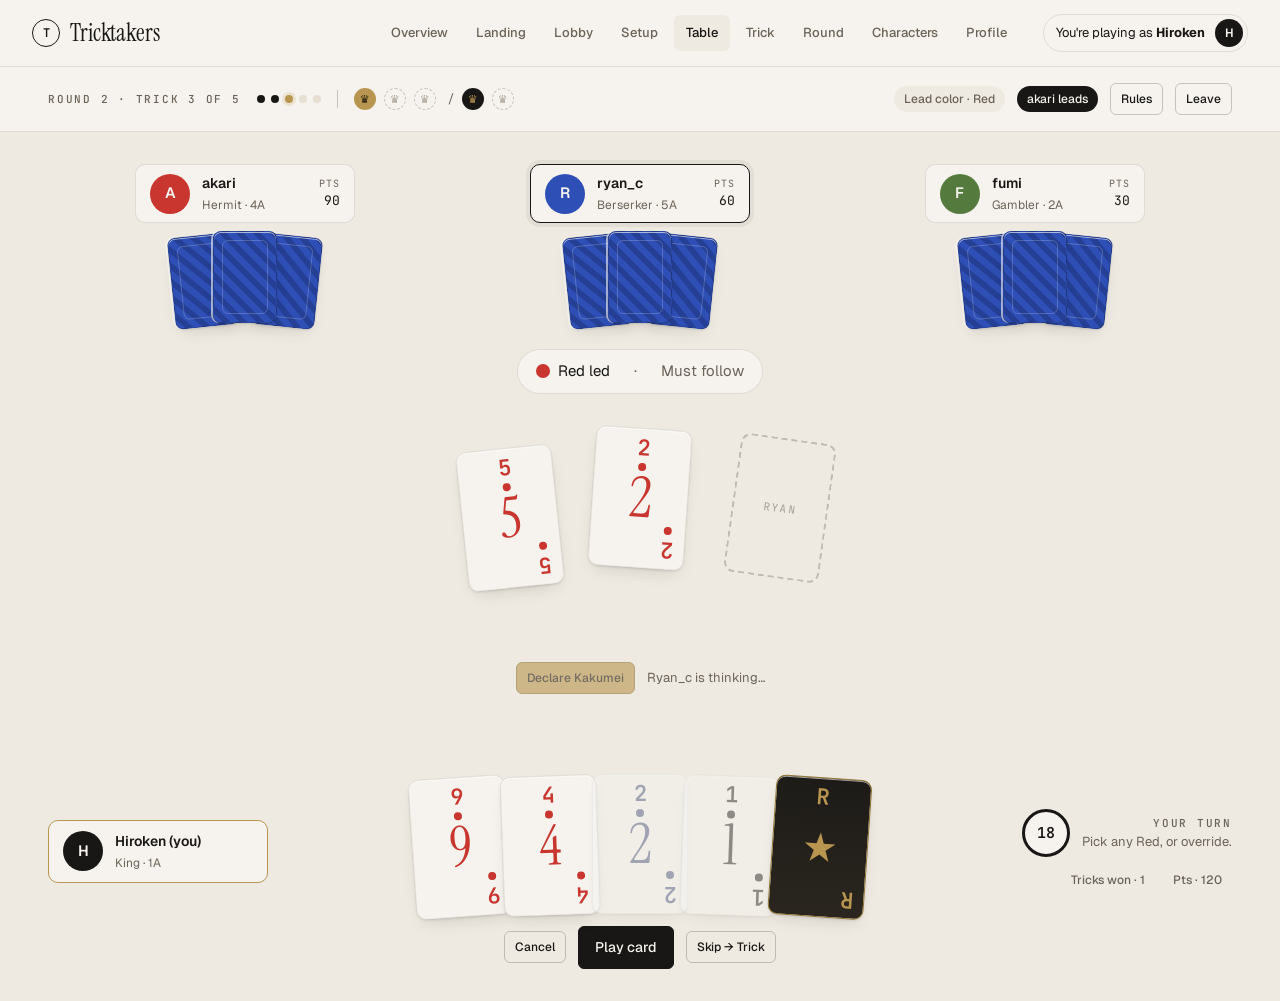
<file: priv/static/tricktakers/table.html>
<!doctype html>
<html lang="en">
<head>
  <meta charset="utf-8">
  <title>Tricktakers — Table</title>
  <link rel="stylesheet" href="assets/styles.css">
  <style>
    body { background: var(--paper-2); }
    .table-shell {
      display: grid;
      grid-template-rows: auto 1fr auto;
      min-height: calc(100vh - 60px);
    }
    .play-area {
      display: grid;
      grid-template-columns: 280px 1fr 280px;
      grid-template-rows: auto 1fr auto;
      gap: 24px;
      padding: 32px 48px;
      align-items: center;
    }
    .opp-row { grid-column: 1 / -1; display: flex; justify-content: space-around; }
    .opp {
      display: flex; flex-direction: column; align-items: center; gap: 10px;
    }
    .opp .seat { padding: 8px 14px; }
    .opp .opp-hand {
      display: flex;
    }
    .opp .opp-hand .pcard {
      margin-left: -22px;
      box-shadow: var(--sh-card), -2px 0 0 rgba(255,255,255,0.6);
      transition: transform 200ms ease;
    }
    .opp .opp-hand .pcard:first-child { margin-left: 0; }
    .opp .opp-hand .pcard:nth-child(1) { transform: rotate(-6deg) translateY(2px); }
    .opp .opp-hand .pcard:nth-child(2) { transform: rotate(0deg)  translateY(-2px); z-index: 2; }
    .opp .opp-hand .pcard:nth-child(3) { transform: rotate(6deg)  translateY(2px); }

    .center-stage {
      grid-column: 2;
      display: flex; flex-direction: column; align-items: center; gap: 24px;
    }
    .trick {
      width: 360px; height: 220px;
      position: relative;
      display: grid; place-items: center;
    }
    .trick .pcard {
      position: absolute;
      transition: transform 220ms cubic-bezier(.2,.8,.2,1);
    }
    .trick-meta {
      display: flex; gap: 24px; align-items: center;
      padding: 10px 18px;
      background: var(--paper);
      border: 1px solid var(--hair);
      border-radius: 999px;
    }
    .trick-meta .lead-color {
      display: inline-block; width: 14px; height: 14px; border-radius: 50%;
      background: var(--suit-red);
    }
    .your-side {
      grid-column: 1 / -1;
      display: grid;
      grid-template-columns: 240px 1fr 240px;
      gap: 24px;
      align-items: center;
      padding-top: 16px;
    }
    .your-actions {
      display: flex; flex-direction: column; gap: 10px;
      align-items: flex-end;
    }
    .your-info {
      display: flex; gap: 16px; align-items: center;
    }
    .timer {
      width: 48px; height: 48px;
      border: 3px solid var(--ink);
      border-radius: 50%;
      display: grid; place-items: center;
      font-family: var(--font-mono); font-weight: 600;
      background: var(--paper);
    }
  </style>
</head>
<body>
  <div class="app" data-screen-label="04 Table">
    <div id="bar"></div>
    <div class="table-shell">
      <!-- Top status -->
      <div style="padding: 16px 48px; display: flex; align-items: center; gap: 16px; border-bottom: 1px solid var(--hair); background: var(--paper);">
        <div class="eyebrow">Round 2 · Trick 3 of 5</div>
        <span class="dots">
          <span class="dot done"></span>
          <span class="dot done"></span>
          <span class="dot now"></span>
          <span class="dot"></span>
          <span class="dot"></span>
        </span>
        <div style="width: 1px; height: 18px; background: var(--hair-strong);"></div>
        <div class="row gap-2">
          <span class="crown">♛</span><span class="crown empty">♛</span><span class="crown empty">♛</span>
          <span class="muted body-sm" style="margin-left: 4px;">/</span>
          <span class="crown black">♛</span><span class="crown empty black" style="border-color: var(--hair-strong);">♛</span>
        </div>
        <div class="right" style="margin-left: auto; display: flex; gap: 12px; align-items: center;">
          <span class="pill">Lead color · Red</span>
          <span class="pill solid">akari leads</span>
          <button class="btn ghost sm">Rules</button>
          <button class="btn ghost sm">Leave</button>
        </div>
      </div>

      <!-- Play area -->
      <div class="play-area">
        <!-- Opponents -->
        <div class="opp-row">
          <div class="opp">
            <div class="seat">
              <span class="avatar a1">A</span>
              <div class="meta"><div class="name">akari</div><div class="role">Hermit · 4A</div></div>
              <div class="stat"><div class="label">Pts</div>90</div>
            </div>
            <div class="opp-hand" id="opp-akari"></div>
          </div>
          <div class="opp">
            <div class="seat active">
              <span class="avatar a2">R</span>
              <div class="meta"><div class="name">ryan_c</div><div class="role">Berserker · 5A</div></div>
              <div class="stat"><div class="label">Pts</div>60</div>
            </div>
            <div class="opp-hand" id="opp-ryan"></div>
          </div>
          <div class="opp">
            <div class="seat">
              <span class="avatar a3">F</span>
              <div class="meta"><div class="name">fumi</div><div class="role">Gambler · 2A</div></div>
              <div class="stat"><div class="label">Pts</div>30</div>
            </div>
            <div class="opp-hand" id="opp-fumi"></div>
          </div>
        </div>

        <!-- Center -->
        <div class="center-stage">
          <div class="trick-meta">
            <span class="row gap-2"><span class="lead-color"></span> Red led</span>
            <span class="muted">·</span>
            <span class="muted">Must follow</span>
          </div>
          <div class="trick" id="trick"></div>
          <div class="row gap-3">
            <button class="btn gold sm" disabled style="opacity:.6;">Declare Kakumei</button>
            <span class="muted body-sm">Ryan_c is thinking…</span>
          </div>
        </div>

        <!-- Your side -->
        <div class="your-side">
          <div class="your-info">
            <div class="seat you">
              <span class="avatar a4">H</span>
              <div class="meta"><div class="name">Hiroken (you)</div><div class="role">King · 1A</div></div>
            </div>
          </div>
          <div style="display: flex; flex-direction: column; align-items: center; gap: 12px;">
            <div class="hand" id="your-hand" style="height: 180px; width: 540px;"></div>
            <div class="row gap-3">
              <button class="btn ghost sm" id="btn-cancel">Cancel</button>
              <button class="btn" id="btn-play">Play card</button>
              <a class="btn ghost sm" href="resolve.html">Skip → Trick</a>
            </div>
          </div>
          <div class="your-actions">
            <div class="row gap-3">
              <div class="timer">18</div>
              <div style="text-align: right;">
                <div class="eyebrow">Your turn</div>
                <div class="body-sm muted">Pick any Red, or override.</div>
              </div>
            </div>
            <div class="row gap-2">
              <span class="pill">Tricks won · 1</span>
              <span class="pill">Pts · 120</span>
            </div>
          </div>
        </div>
      </div>
    </div>
  </div>

  <script src="assets/tt.js"></script>
  <script>
    document.getElementById("bar").outerHTML = TT.appBar("table");

    // Opponent hands (face down, fanned)
    function renderOpp(id, n) {
      const el = document.getElementById(id);
      for (let i = 0; i < n; i++) {
        el.insertAdjacentHTML("beforeend", TT.pcard({ kind: "back", size: "sm" }));
      }
    }
    renderOpp("opp-akari", 3);
    renderOpp("opp-ryan", 3);
    renderOpp("opp-fumi", 3);

    // Trick area — akari led Red 5, fumi played Red 2 (later in turn order is to your left? we'll show 2 played + waiting for ryan + you)
    const trick = document.getElementById("trick");
    const played = [
      { ...{ suit: "red", value: 5, kind: "number" }, x: -130, y: -10, rot: -6, who: "akari (lead)" },
      { ...{ suit: "red", value: 2, kind: "number" }, x: 0,    y: -30, rot: 4,  who: "fumi" },
    ];
    played.forEach(p => {
      const wrap = document.createElement("div");
      wrap.innerHTML = TT.pcard(p);
      const el = wrap.firstElementChild;
      el.style.transform = `translate(${p.x}px, ${p.y}px) rotate(${p.rot}deg)`;
      trick.appendChild(el);
    });
    // Empty slot for ryan + you
    trick.insertAdjacentHTML("beforeend", `
      <div style="position: absolute; transform: translate(140px, -20px) rotate(8deg); width: 96px; height: 140px; border: 2px dashed var(--hair-strong); border-radius: 10px; display: grid; place-items: center; color: var(--ink-faint); font-family: var(--font-mono); font-size: 11px; letter-spacing: 0.12em;">RYAN</div>
    `);

    // Your hand
    const yours = [
      { suit: "red", value: 9, kind: "number" },
      { suit: "red", value: 4, kind: "number" },
      { suit: "blue", value: 2, kind: "number", disabled: true },
      { suit: "black", value: 1, kind: "number", disabled: true },
      { kind: "rare" },
    ];
    TT.renderHand(document.getElementById("your-hand"), yours);

    document.getElementById("btn-play").addEventListener("click", () => {
      window.location.href = "resolve.html";
    });
  </script>
</body>
</html>
</file>
<file: priv/static/tricktakers/assets/styles.css>
/* ============================================================
   Tricktakers — Design System
   Drop this into your Phoenix app.css (or import it).
   ============================================================ */

@import url('https://fonts.googleapis.com/css2?family=Instrument+Serif:ital@0;1&family=Geist:wght@300;400;500;600;700&family=JetBrains+Mono:wght@400;500;600&display=swap');

:root {
  /* Surfaces */
  --paper: #F6F3EE;
  --paper-2: #EFEAE1;
  --paper-3: #E6DFD2;
  --ink: #181715;
  --ink-2: #2E2A24;
  --ink-mute: #6B6359;
  --ink-faint: #A8A096;
  --hair: rgba(24, 23, 21, 0.10);
  --hair-strong: rgba(24, 23, 21, 0.22);

  /* Card colors (the four suits) */
  --suit-red:   #C8362F;
  --suit-blue:  #2E4FB6;
  --suit-green: #547A3E;
  --suit-black: #181715;

  --suit-red-tint:   #FBEAE7;
  --suit-blue-tint:  #E7ECF8;
  --suit-green-tint: #EAF0E2;
  --suit-black-tint: #DCD8D0;

  /* Accents */
  --gold: #B8964F;
  --gold-deep: #8E7234;
  --crimson: #8B2F26;

  /* Type */
  --font-display: 'Instrument Serif', 'Times New Roman', serif;
  --font-body: 'Geist', system-ui, -apple-system, sans-serif;
  --font-mono: 'JetBrains Mono', ui-monospace, monospace;

  /* Spacing scale */
  --s-1: 4px;
  --s-2: 8px;
  --s-3: 12px;
  --s-4: 16px;
  --s-5: 24px;
  --s-6: 32px;
  --s-7: 48px;
  --s-8: 64px;
  --s-9: 96px;

  /* Radius */
  --r-sm: 4px;
  --r-md: 6px;
  --r-lg: 10px;
  --r-xl: 16px;

  /* Shadows */
  --sh-1: 0 1px 0 rgba(24,23,21,0.04), 0 1px 2px rgba(24,23,21,0.06);
  --sh-2: 0 2px 4px rgba(24,23,21,0.06), 0 8px 24px rgba(24,23,21,0.08);
  --sh-3: 0 12px 36px rgba(24,23,21,0.18), 0 2px 6px rgba(24,23,21,0.10);
  --sh-card: 0 1px 0 rgba(255,255,255,0.6) inset, 0 1px 2px rgba(24,23,21,0.10), 0 8px 18px -8px rgba(24,23,21,0.18);
}

/* Reset */
*, *::before, *::after { box-sizing: border-box; }
html, body { margin: 0; padding: 0; }
body {
  font-family: var(--font-body);
  font-size: 15px;
  line-height: 1.5;
  color: var(--ink);
  background: var(--paper);
  -webkit-font-smoothing: antialiased;
  text-rendering: optimizeLegibility;
}
button { font: inherit; color: inherit; cursor: pointer; }
a { color: inherit; }
input, button, select, textarea { font-family: inherit; }

/* Type ramp */
.h-display {
  font-family: var(--font-display);
  font-weight: 400;
  font-size: 88px;
  line-height: 0.92;
  letter-spacing: -0.02em;
}
.h-1 { font-family: var(--font-display); font-weight: 400; font-size: 56px; line-height: 1.0; letter-spacing: -0.01em; }
.h-2 { font-family: var(--font-display); font-weight: 400; font-size: 36px; line-height: 1.05; letter-spacing: -0.005em; }
.h-3 { font-weight: 600; font-size: 22px; line-height: 1.2; letter-spacing: -0.005em; }
.h-4 { font-weight: 600; font-size: 16px; line-height: 1.3; }
.eyebrow {
  font-family: var(--font-mono);
  font-size: 11px;
  letter-spacing: 0.16em;
  text-transform: uppercase;
  color: var(--ink-mute);
  font-weight: 500;
}
.body { font-size: 15px; line-height: 1.55; }
.body-sm { font-size: 13px; line-height: 1.5; color: var(--ink-mute); }
.mono { font-family: var(--font-mono); font-feature-settings: "tnum"; }

/* Layout shell */
.app {
  min-height: 100vh;
  display: flex;
  flex-direction: column;
}
.app-bar {
  display: flex;
  align-items: center;
  gap: var(--s-5);
  padding: 14px 32px;
  border-bottom: 1px solid var(--hair);
  background: var(--paper);
  position: sticky;
  top: 0;
  z-index: 20;
}
.app-bar .brand {
  display: flex; align-items: center; gap: 10px;
  font-family: var(--font-display);
  font-size: 24px;
  letter-spacing: -0.005em;
  text-decoration: none;
}
.app-bar .brand .glyph {
  width: 28px; height: 28px;
  display: grid; place-items: center;
  border: 1px solid var(--ink);
  border-radius: 50%;
  font-family: var(--font-mono);
  font-size: 12px;
  font-weight: 600;
}
.app-bar nav {
  display: flex;
  gap: 4px;
  margin-left: auto;
}
.app-bar nav a {
  padding: 8px 12px;
  border-radius: var(--r-md);
  text-decoration: none;
  color: var(--ink-mute);
  font-size: 13px;
  font-weight: 500;
}
.app-bar nav a:hover { background: var(--paper-2); color: var(--ink); }
.app-bar nav a[aria-current="page"] { color: var(--ink); background: var(--paper-2); }
.app-bar .you {
  display: flex; align-items: center; gap: 10px;
  padding: 4px 4px 4px 12px;
  border: 1px solid var(--hair);
  border-radius: 999px;
  font-size: 13px;
}
.app-bar .you .avatar {
  width: 28px; height: 28px; border-radius: 50%;
  background: var(--ink); color: var(--paper);
  display: grid; place-items: center; font-size: 12px; font-weight: 600;
}

.page { padding: 56px 32px 96px; max-width: 1280px; margin: 0 auto; width: 100%; }
.page-wide { padding: 56px 48px 96px; max-width: 1440px; margin: 0 auto; width: 100%; }

/* Buttons */
.btn {
  display: inline-flex; align-items: center; gap: 8px;
  padding: 10px 16px;
  border: 1px solid var(--ink);
  background: var(--ink);
  color: var(--paper);
  border-radius: var(--r-md);
  font-size: 14px;
  font-weight: 500;
  text-decoration: none;
  transition: transform 80ms ease, background 120ms ease;
}
.btn:hover { background: var(--ink-2); }
.btn:active { transform: translateY(1px); }
.btn.ghost {
  background: transparent; color: var(--ink); border-color: var(--hair-strong);
}
.btn.ghost:hover { background: var(--paper-2); }
.btn.lg { padding: 14px 22px; font-size: 15px; }
.btn.sm { padding: 6px 10px; font-size: 12px; }
.btn.gold {
  background: var(--gold); border-color: var(--gold-deep); color: #211a0d;
}
.btn.gold:hover { background: var(--gold-deep); color: var(--paper); }

/* Inputs */
.input {
  width: 100%;
  padding: 11px 14px;
  border: 1px solid var(--hair-strong);
  border-radius: var(--r-md);
  background: var(--paper);
  font-size: 14px;
  transition: border-color 120ms ease, background 120ms ease;
}
.input:focus { outline: none; border-color: var(--ink); background: var(--paper); }
.field { display: flex; flex-direction: column; gap: 6px; }
.field label { font-size: 12px; font-weight: 600; color: var(--ink-mute); letter-spacing: 0.02em; text-transform: uppercase; }

/* Surface / panel */
.panel {
  background: var(--paper);
  border: 1px solid var(--hair);
  border-radius: var(--r-lg);
  padding: var(--s-5);
}
.panel-soft {
  background: var(--paper-2);
  border-radius: var(--r-lg);
  padding: var(--s-5);
}

/* ============ PLAYING CARD ============ */
.pcard {
  --w: 96px;
  --h: 140px;
  width: var(--w);
  height: var(--h);
  background: var(--paper);
  border-radius: 10px;
  box-shadow: var(--sh-card);
  position: relative;
  display: flex;
  flex-direction: column;
  justify-content: space-between;
  padding: 8px 10px;
  font-family: var(--font-mono);
  font-weight: 600;
  user-select: none;
  border: 1px solid rgba(24,23,21,0.08);
  transition: transform 140ms ease, box-shadow 140ms ease;
}
.pcard.size-sm { --w: 64px; --h: 92px; padding: 6px 8px; border-radius: 8px; }
.pcard.size-lg { --w: 120px; --h: 176px; padding: 10px 12px; border-radius: 12px; }

.pcard .corner {
  display: flex; flex-direction: column; align-items: center; line-height: 1;
}
.pcard .corner .num { font-size: 22px; }
.pcard .corner .pip {
  width: 8px; height: 8px; border-radius: 50%;
  margin-top: 4px;
}
.pcard.size-sm .corner .num { font-size: 14px; }
.pcard.size-sm .corner .pip { width: 5px; height: 5px; margin-top: 3px; }
.pcard.size-lg .corner .num { font-size: 30px; }
.pcard.size-lg .corner .pip { width: 11px; height: 11px; margin-top: 5px; }

.pcard .corner.tr { transform: rotate(180deg); align-self: flex-end; }
.pcard .center {
  position: absolute; inset: 0;
  display: grid; place-items: center;
  font-family: var(--font-display);
  font-size: 56px;
  font-weight: 400;
  letter-spacing: -0.02em;
  pointer-events: none;
}
.pcard.size-sm .center { font-size: 32px; }
.pcard.size-lg .center { font-size: 72px; }

/* Suit colors — number color + pip */
.pcard.red    { color: var(--suit-red); }
.pcard.blue   { color: var(--suit-blue); }
.pcard.green  { color: var(--suit-green); }
.pcard.black  { color: var(--suit-black); }
.pcard.red    .pip { background: var(--suit-red); }
.pcard.blue   .pip { background: var(--suit-blue); }
.pcard.green  .pip { background: var(--suit-green); }
.pcard.black  .pip { background: var(--suit-black); }

/* Special faces */
.pcard.rare {
  background: linear-gradient(180deg, #1d1b18 0%, #2a261f 100%);
  color: var(--gold);
  border-color: var(--gold-deep);
}
.pcard.rare .center { font-size: 40px; letter-spacing: -0.005em; }
.pcard.white-flag {
  background: var(--paper);
  color: var(--ink-mute);
  border-style: dashed;
}
.pcard.back {
  background:
    repeating-linear-gradient(45deg, #2E4FB6 0 6px, #243f93 6px 12px);
  border-color: rgba(24,23,21,0.15);
}
.pcard.back::after {
  content: "";
  position: absolute; inset: 8px;
  border: 1px solid rgba(255,255,255,0.20);
  border-radius: 6px;
}

/* Berserker card — exclusive deck */
.pcard.berserker {
  background: linear-gradient(180deg, #2a1612 0%, #3d1d18 100%);
  color: #f1d6c4;
  border-color: #5a2a22;
}
.pcard.berserker .center { font-size: 44px; }
.pcard.berserker .corner .num { color: #f1d6c4; }

/* Item card (Adventurer) */
.pcard.item {
  background: linear-gradient(180deg, #f3ecdc 0%, #e6d9be 100%);
  color: var(--ink);
  border-color: #c9b787;
  font-family: var(--font-body);
}
.pcard.item .center { font-family: var(--font-display); font-size: 28px; }
.pcard.item .label {
  position: absolute; bottom: 8px; left: 0; right: 0;
  text-align: center;
  font-size: 9px;
  letter-spacing: 0.1em;
  text-transform: uppercase;
  color: var(--ink-mute);
}

/* Task / Token / King's Rare badge styling */
.pcard.task {
  background: var(--paper);
  border-color: var(--ink);
  border-width: 2px;
  color: var(--ink);
}
.pcard.task .center { font-family: var(--font-display); font-size: 18px; padding: 0 8px; text-align: center; line-height: 1.1; }

.pcard.king-rare {
  background: linear-gradient(180deg, #1d1b18 0%, #2a261f 100%);
  color: var(--gold);
  border: 2px solid var(--gold);
}
.pcard.king-rare .center { font-size: 32px; }
.pcard.king-rare .corner .num { color: var(--gold); }

/* Hover / states (in hand) */
.pcard.playable { cursor: pointer; }
.pcard.playable:hover {
  transform: translateY(-12px);
  box-shadow: 0 18px 40px -10px rgba(24,23,21,0.28), 0 2px 4px rgba(24,23,21,0.12);
}
.pcard.disabled { opacity: 0.45; filter: saturate(0.4); cursor: not-allowed; }
.pcard.selected {
  transform: translateY(-18px);
  box-shadow: 0 24px 48px -12px rgba(24,23,21,0.32);
  outline: 2px solid var(--ink);
  outline-offset: 2px;
}

/* Hand fan */
.hand {
  display: flex;
  justify-content: center;
  align-items: flex-end;
  position: relative;
  height: 200px;
}
.hand .pcard {
  position: absolute;
  bottom: 0;
  transform-origin: bottom center;
  transition: transform 200ms cubic-bezier(.2,.8,.2,1), box-shadow 200ms ease;
}
.hand .pcard:hover {
  z-index: 10;
}

/* Trick area (center of table) */
.trick-area {
  display: grid;
  place-items: center;
  width: 100%;
  min-height: 360px;
  position: relative;
}
.trick-slots {
  display: grid;
  grid-template-columns: repeat(2, 1fr);
  grid-template-rows: repeat(2, 1fr);
  gap: 12px;
  width: 320px;
  height: 320px;
}
.trick-slot {
  display: grid; place-items: center;
  border: 1px dashed var(--hair-strong);
  border-radius: var(--r-md);
  position: relative;
}
.trick-slot.empty { opacity: 0.5; }
.trick-slot .seat-label {
  position: absolute;
  top: -22px;
  font-family: var(--font-mono);
  font-size: 11px;
  letter-spacing: 0.1em;
  text-transform: uppercase;
  color: var(--ink-mute);
}
.trick-slot.lead::after {
  content: "LEAD";
  position: absolute;
  bottom: -22px;
  font-family: var(--font-mono);
  font-size: 10px;
  letter-spacing: 0.16em;
  color: var(--gold-deep);
}

/* Player seat */
.seat {
  display: flex; align-items: center; gap: 12px;
  padding: 10px 14px;
  border: 1px solid var(--hair);
  border-radius: var(--r-lg);
  background: var(--paper);
  min-width: 220px;
  transition: border-color 200ms ease, background 200ms ease;
}
.seat .avatar {
  width: 40px; height: 40px; border-radius: 50%;
  background: var(--ink); color: var(--paper);
  display: grid; place-items: center; font-weight: 600;
  flex-shrink: 0;
}
.seat .meta { display: flex; flex-direction: column; gap: 2px; }
.seat .name { font-weight: 600; font-size: 14px; }
.seat .role { font-size: 12px; color: var(--ink-mute); }
.seat.active {
  border-color: var(--ink);
  background: var(--paper);
  box-shadow: 0 0 0 4px rgba(24,23,21,0.06);
}
.seat.you { border-color: var(--gold); }
.seat .stat {
  margin-left: auto;
  font-family: var(--font-mono);
  font-size: 13px;
  color: var(--ink);
  text-align: right;
}
.seat .stat .label { font-size: 10px; color: var(--ink-mute); letter-spacing: 0.1em; text-transform: uppercase; }

/* Crown indicators */
.crown {
  display: inline-flex; align-items: center; justify-content: center;
  width: 22px; height: 22px;
  border-radius: 50%;
  background: var(--gold);
  color: #211a0d;
  font-size: 11px;
  font-weight: 700;
}
.crown.black { background: var(--ink); color: var(--gold); }
.crown.empty { background: transparent; border: 1px dashed var(--hair-strong); color: var(--ink-faint); }

/* Character card (chosen / shown) */
.char-card {
  display: flex;
  flex-direction: column;
  background: var(--paper);
  border: 1px solid var(--hair);
  border-radius: var(--r-lg);
  overflow: hidden;
  transition: transform 160ms ease, box-shadow 160ms ease, border-color 160ms ease;
  position: relative;
}
.char-card:hover { transform: translateY(-4px); box-shadow: var(--sh-2); border-color: var(--hair-strong); }
.char-card.selected { border-color: var(--ink); box-shadow: 0 0 0 3px rgba(24,23,21,0.08); }
.char-card.taken { opacity: 0.5; pointer-events: none; }
.char-card .head {
  padding: 16px 18px 12px;
  border-bottom: 1px solid var(--hair);
  display: flex; align-items: flex-start; justify-content: space-between;
}
.char-card .head .priority {
  font-family: var(--font-mono);
  font-size: 11px;
  letter-spacing: 0.1em;
  color: var(--ink-faint);
}
.char-card .head .name { font-family: var(--font-display); font-size: 28px; line-height: 1; margin-top: 4px; }
.char-card .head .tag { font-size: 12px; color: var(--ink-mute); margin-top: 4px; }
.char-card .body-area {
  padding: 14px 18px 16px;
  display: flex; flex-direction: column; gap: 10px;
  flex: 1;
}
.char-card .ability {
  font-size: 13px;
  line-height: 1.5;
}
.char-card .win-cond {
  margin-top: auto;
  padding-top: 12px;
  border-top: 1px dashed var(--hair-strong);
  font-size: 12px;
  color: var(--ink-mute);
}
.char-card .win-cond strong { color: var(--ink); font-weight: 600; }

/* Round dots / progress */
.dots { display: inline-flex; gap: 6px; }
.dots .dot {
  width: 8px; height: 8px; border-radius: 50%;
  background: var(--paper-3);
}
.dots .dot.done { background: var(--ink); }
.dots .dot.now { background: var(--gold); box-shadow: 0 0 0 3px rgba(184,150,79,0.18); }

/* Toolbar / status row */
.status-row {
  display: flex; align-items: center; gap: 16px;
  padding: 10px 16px;
  border: 1px solid var(--hair);
  background: var(--paper);
  border-radius: var(--r-lg);
  font-size: 13px;
}
.status-row .sep { width: 1px; height: 18px; background: var(--hair-strong); }

/* Table layout */
.table {
  display: grid;
  grid-template-columns: 240px 1fr 240px;
  grid-template-rows: auto 1fr auto;
  grid-template-areas:
    "north north north"
    "west center east"
    "south south south";
  gap: 24px;
  padding: 24px 32px;
  min-height: calc(100vh - 60px);
  align-items: center;
  background:
    radial-gradient(circle at 50% 50%, var(--paper) 0%, var(--paper-2) 80%);
}
.table .seat-north { grid-area: north; justify-self: center; }
.table .seat-west { grid-area: west; }
.table .seat-east { grid-area: east; justify-self: end; }
.table .seat-south { grid-area: south; }
.table .table-center { grid-area: center; }

/* Lobby room cards */
.room {
  display: grid;
  grid-template-columns: 1fr auto;
  gap: var(--s-4);
  padding: 18px 20px;
  border: 1px solid var(--hair);
  border-radius: var(--r-lg);
  background: var(--paper);
  align-items: center;
  transition: border-color 160ms ease, background 160ms ease;
}
.room:hover { border-color: var(--hair-strong); }
.room .meta { display: flex; flex-direction: column; gap: 4px; }
.room .name { font-weight: 600; font-size: 16px; }
.room .sub { font-size: 12px; color: var(--ink-mute); display: flex; gap: 12px; }
.room .right { display: flex; align-items: center; gap: 16px; }

/* Avatar palette */
.avatar.a1 { background: var(--suit-red); }
.avatar.a2 { background: var(--suit-blue); }
.avatar.a3 { background: var(--suit-green); }
.avatar.a4 { background: var(--ink); }
.avatar.a5 { background: var(--gold); color: var(--ink); }

/* Pill */
.pill {
  display: inline-flex; align-items: center; gap: 6px;
  padding: 4px 10px;
  border-radius: 999px;
  background: var(--paper-2);
  font-size: 12px;
  color: var(--ink-mute);
  font-weight: 500;
}
.pill.solid { background: var(--ink); color: var(--paper); }
.pill.gold { background: var(--gold); color: #211a0d; }
.pill.red { background: var(--suit-red-tint); color: var(--suit-red); }
.pill.blue { background: var(--suit-blue-tint); color: var(--suit-blue); }

/* Scoring breakdown table */
.scores {
  width: 100%;
  border-collapse: collapse;
  font-size: 14px;
}
.scores th, .scores td {
  text-align: left;
  padding: 12px 14px;
  border-bottom: 1px solid var(--hair);
}
.scores th {
  font-size: 11px;
  letter-spacing: 0.12em;
  text-transform: uppercase;
  color: var(--ink-mute);
  font-weight: 500;
}
.scores td.num, .scores th.num { text-align: right; font-family: var(--font-mono); }
.scores tr.total td { border-top: 2px solid var(--ink); border-bottom: none; font-weight: 600; }

/* Modal / overlay */
.overlay {
  position: fixed; inset: 0;
  background: rgba(24,23,21,0.55);
  display: grid; place-items: center;
  z-index: 100;
  backdrop-filter: blur(4px);
}
.modal {
  background: var(--paper);
  border-radius: var(--r-xl);
  padding: 32px;
  max-width: 560px;
  width: calc(100% - 32px);
  box-shadow: var(--sh-3);
}

/* Index nav (links between mocks) */
.screen-grid {
  display: grid;
  grid-template-columns: repeat(auto-fill, minmax(280px, 1fr));
  gap: 16px;
}
.screen-tile {
  display: block;
  padding: 18px;
  border: 1px solid var(--hair);
  border-radius: var(--r-lg);
  text-decoration: none;
  background: var(--paper);
  transition: transform 140ms ease, border-color 140ms ease, box-shadow 140ms ease;
}
.screen-tile:hover { transform: translateY(-2px); border-color: var(--hair-strong); box-shadow: var(--sh-1); }
.screen-tile .num {
  font-family: var(--font-mono); font-size: 11px; color: var(--ink-faint); letter-spacing: 0.14em;
}
.screen-tile .label { font-family: var(--font-display); font-size: 24px; line-height: 1; margin-top: 6px; }
.screen-tile .desc { font-size: 13px; color: var(--ink-mute); margin-top: 8px; }

/* Utility */
.row { display: flex; align-items: center; gap: var(--s-4); }
.col { display: flex; flex-direction: column; gap: var(--s-4); }
.gap-2 { gap: 8px; } .gap-3 { gap: 12px; } .gap-4 { gap: 16px; } .gap-5 { gap: 24px; } .gap-6 { gap: 32px; }
.between { justify-content: space-between; }
.center-x { justify-content: center; }
.muted { color: var(--ink-mute); }
.faint { color: var(--ink-faint); }
.right { margin-left: auto; }
.divider { height: 1px; background: var(--hair); margin: var(--s-4) 0; }
/* Score tier row (X tricks → Y pts) */
.tier-row {
  display: flex !important;
  flex-direction: row !important;
  flex-wrap: nowrap;
  gap: 4px;
  margin-top: 8px;
  border: 1px solid var(--hair);
  border-radius: var(--r-md);
  background: var(--paper-2);
  padding: 3px;
  width: 100%;
  box-sizing: border-box;
}
.tier-row .tier {
  flex: 1 1 0;
  min-width: 0;
  display: flex !important;
  flex-direction: column;
  align-items: center;
  gap: 4px;
  padding: 8px 4px;
  background: var(--paper);
  border-radius: 4px;
  box-sizing: border-box;
}
.tier-row .tier .label {
  font-family: var(--font-mono);
  font-size: 10px;
  letter-spacing: 0.1em;
  text-transform: uppercase;
  color: var(--ink-faint);
}
.tier-row .tier .v {
  font-family: var(--font-mono);
  font-size: 14px;
  font-weight: 600;
  color: var(--ink);
}
.tier-row .tier.win .v { color: var(--gold-deep); }
.tier-row .tier.lose .v { color: var(--suit-red); }
.tier-row .tier.zero .v { color: var(--ink-mute); }
.tier-row .tier.highlight {
  background: var(--ink);
}
.tier-row .tier.highlight .label { color: var(--ink-faint); }
.tier-row .tier.highlight .v { color: var(--paper); }

/* Inline score chips (e.g. for Resistance trick scoring) */
.chip-row {
  display: flex;
  flex-wrap: wrap;
  gap: 6px;
  margin-top: 8px;
}
.chip-row .chip {
  display: inline-flex;
  align-items: center;
  gap: 6px;
  padding: 4px 10px;
  border: 1px solid var(--hair);
  border-radius: 999px;
  background: var(--paper);
  font-size: 12px;
}
.chip-row .chip .k { color: var(--ink-mute); }
.chip-row .chip .v { font-family: var(--font-mono); font-weight: 600; color: var(--ink); }
.chip-row .chip.win { background: var(--ink); color: var(--paper); border-color: var(--ink); }
.chip-row .chip.win .k, .chip-row .chip.win .v { color: var(--paper); }

.kbd {
  display: inline-block; padding: 2px 6px;
  border: 1px solid var(--hair-strong); border-bottom-width: 2px;
  border-radius: 4px;
  font-family: var(--font-mono); font-size: 11px; line-height: 1;
  color: var(--ink-mute); background: var(--paper);
}
</file>
